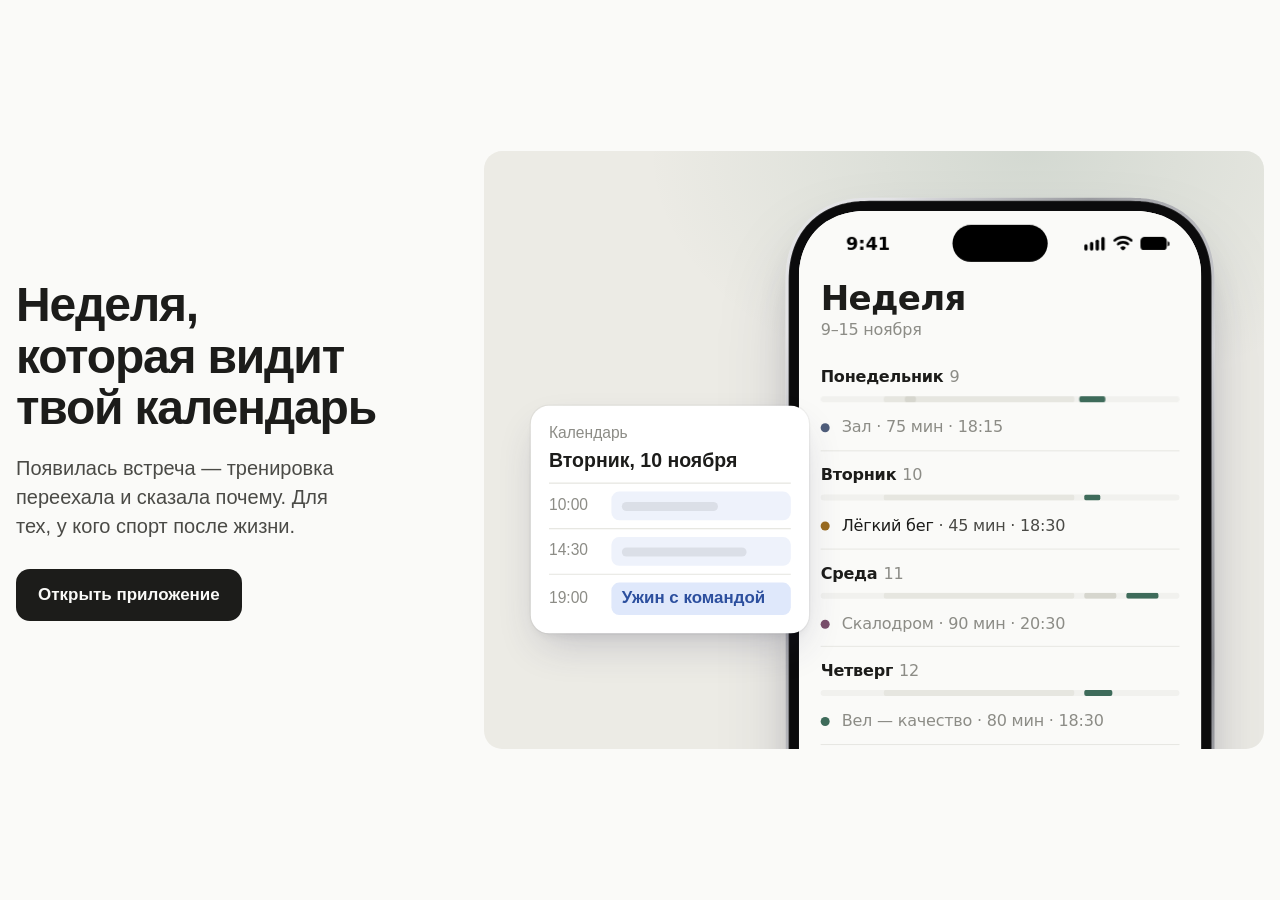
<file: demo/index.html>
<!doctype html>
<html lang="ru">
<head>
<meta charset="utf-8">
<meta name="viewport" content="width=device-width,initial-scale=1">
<title>Неделя — демо</title>
<meta name="description" content="Тренировки, которые подстраиваются под твой календарь.">
  <script type="module" crossorigin src="./assets/index-bSjpwxpH.js"></script>
  <link rel="stylesheet" crossorigin href="./assets/index-BO1e67gm.css">
</head>
<body><div id="root"></div></body>
</html>
</file>
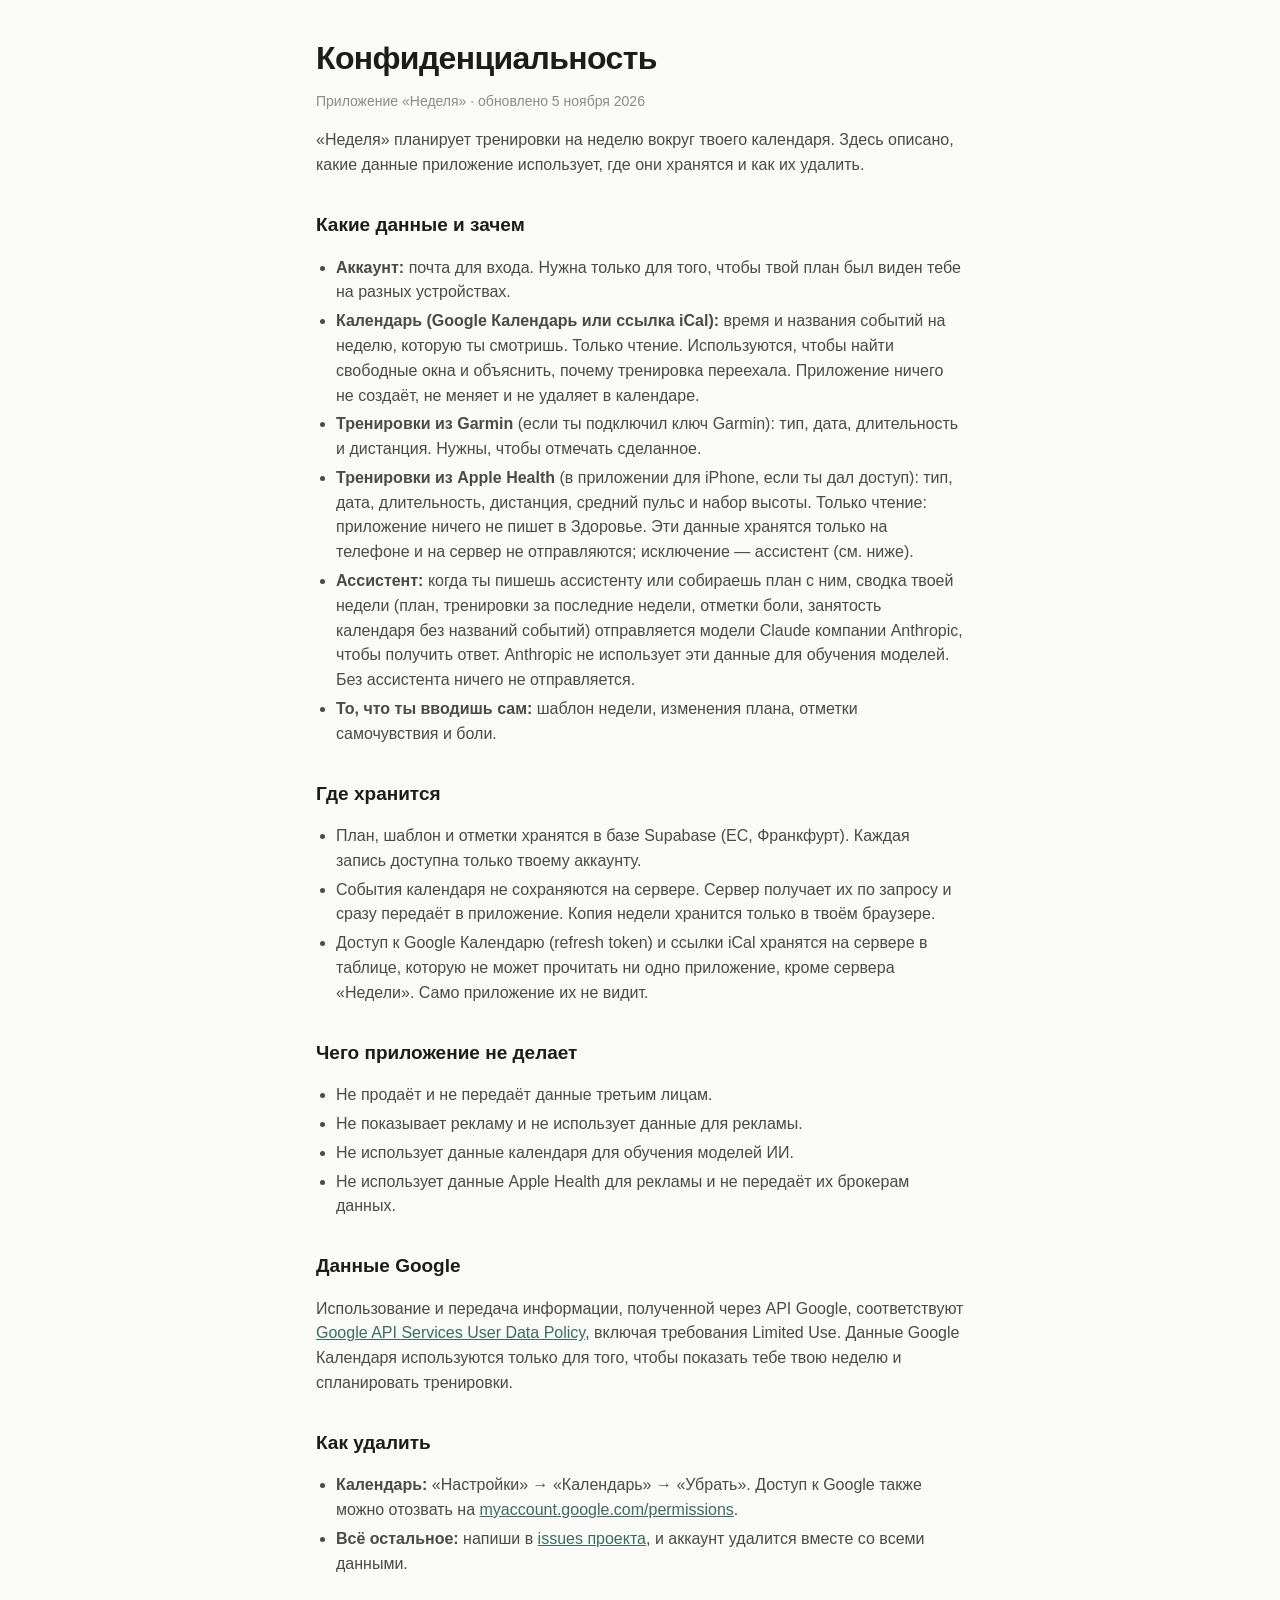
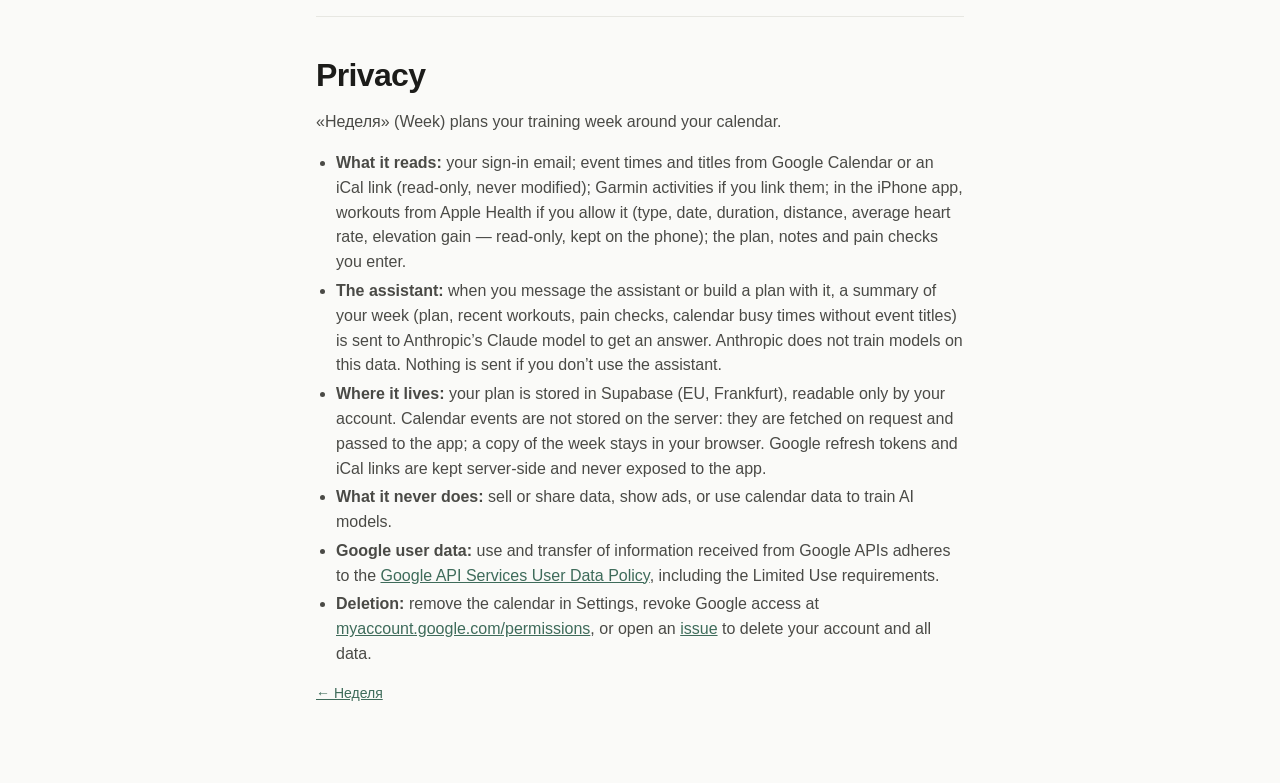
<file: privacy.html>
<!doctype html>
<html lang="ru">
<head>
<meta charset="utf-8">
<meta name="viewport" content="width=device-width,initial-scale=1">
<title>Неделя — конфиденциальность</title>
<meta name="description" content="Какие данные использует приложение «Неделя» и как.">
<style>
:root{--bg:#FAFAF8;--ink:#1C1C1A;--ink-2:#4A4A46;--muted:#8C8C86;--line:#E7E7E2;--accent:#3E6B5A;color-scheme:light}
@media (prefers-color-scheme:dark){:root{--bg:#121211;--ink:#EDEDE8;--ink-2:#C4C4BE;--muted:#8E8E88;--line:#2A2A27;--accent:#8FB8A6;color-scheme:dark}}
*{box-sizing:border-box}
body{margin:0;background:var(--bg);color:var(--ink);font:16px/1.55 -apple-system,BlinkMacSystemFont,"SF Pro Text","Helvetica Neue",Arial,sans-serif}
main{max-width:680px;margin:0 auto;padding:40px 16px 64px}
h1{font-size:32px;line-height:1.15;letter-spacing:-.02em;margin:0 0 6px}
h2{font-size:19px;margin:32px 0 8px}
p,li{color:var(--ink-2)}
ul{padding-left:20px}
li{margin:4px 0}
.muted{color:var(--muted);font-size:14px}
a{color:var(--accent)}
hr{border:0;border-top:1px solid var(--line);margin:40px 0}
</style>
</head>
<body>
<main>
<h1>Конфиденциальность</h1>
<p class="muted">Приложение «Неделя» · обновлено 5 ноября 2026</p>

<p>«Неделя» планирует тренировки на неделю вокруг твоего календаря. Здесь описано, какие данные приложение использует, где они хранятся и как их удалить.</p>

<h2>Какие данные и зачем</h2>
<ul>
  <li><b>Аккаунт:</b> почта для входа. Нужна только для того, чтобы твой план был виден тебе на разных устройствах.</li>
  <li><b>Календарь (Google Календарь или ссылка iCal):</b> время и названия событий на неделю, которую ты смотришь. Только чтение. Используются, чтобы найти свободные окна и объяснить, почему тренировка переехала. Приложение ничего не создаёт, не меняет и не удаляет в календаре.</li>
  <li><b>Тренировки из Garmin</b> (если ты подключил ключ Garmin): тип, дата, длительность и дистанция. Нужны, чтобы отмечать сделанное.</li>
  <li><b>Тренировки из Apple Health</b> (в приложении для iPhone, если ты дал доступ): тип, дата, длительность, дистанция, средний пульс и набор высоты. Только чтение: приложение ничего не пишет в Здоровье. Эти данные хранятся только на телефоне и на сервер не отправляются; исключение — ассистент (см. ниже).</li>
  <li><b>Ассистент:</b> когда ты пишешь ассистенту или собираешь план с ним, сводка твоей недели (план, тренировки за последние недели, отметки боли, занятость календаря без названий событий) отправляется модели Claude компании Anthropic, чтобы получить ответ. Anthropic не использует эти данные для обучения моделей. Без ассистента ничего не отправляется.</li>
  <li><b>То, что ты вводишь сам:</b> шаблон недели, изменения плана, отметки самочувствия и боли.</li>
</ul>

<h2>Где хранится</h2>
<ul>
  <li>План, шаблон и отметки хранятся в базе Supabase (ЕС, Франкфурт). Каждая запись доступна только твоему аккаунту.</li>
  <li>События календаря не сохраняются на сервере. Сервер получает их по запросу и сразу передаёт в приложение. Копия недели хранится только в твоём браузере.</li>
  <li>Доступ к Google Календарю (refresh token) и ссылки iCal хранятся на сервере в таблице, которую не может прочитать ни одно приложение, кроме сервера «Недели». Само приложение их не видит.</li>
</ul>

<h2>Чего приложение не делает</h2>
<ul>
  <li>Не продаёт и не передаёт данные третьим лицам.</li>
  <li>Не показывает рекламу и не использует данные для рекламы.</li>
  <li>Не использует данные календаря для обучения моделей ИИ.</li>
  <li>Не использует данные Apple Health для рекламы и не передаёт их брокерам данных.</li>
</ul>

<h2>Данные Google</h2>
<p>Использование и передача информации, полученной через API Google, соответствуют <a href="https://developers.google.com/terms/api-services-user-data-policy" rel="noopener">Google API Services User Data Policy</a>, включая требования Limited Use. Данные Google Календаря используются только для того, чтобы показать тебе твою неделю и спланировать тренировки.</p>

<h2>Как удалить</h2>
<ul>
  <li><b>Календарь:</b> «Настройки» → «Календарь» → «Убрать». Доступ к Google также можно отозвать на <a href="https://myaccount.google.com/permissions" rel="noopener">myaccount.google.com/permissions</a>.</li>
  <li><b>Всё остальное:</b> напиши в <a href="https://github.com/PerevozchikovK94/train/issues" rel="noopener">issues проекта</a>, и аккаунт удалится вместе со всеми данными.</li>
</ul>

<hr>

<h1 lang="en">Privacy</h1>
<div lang="en">
<p>«Неделя» (Week) plans your training week around your calendar.</p>
<ul>
  <li><b>What it reads:</b> your sign-in email; event times and titles from Google Calendar or an iCal link (read-only, never modified); Garmin activities if you link them; in the iPhone app, workouts from Apple Health if you allow it (type, date, duration, distance, average heart rate, elevation gain — read-only, kept on the phone); the plan, notes and pain checks you enter.</li>
  <li><b>The assistant:</b> when you message the assistant or build a plan with it, a summary of your week (plan, recent workouts, pain checks, calendar busy times without event titles) is sent to Anthropic’s Claude model to get an answer. Anthropic does not train models on this data. Nothing is sent if you don’t use the assistant.</li>
  <li><b>Where it lives:</b> your plan is stored in Supabase (EU, Frankfurt), readable only by your account. Calendar events are not stored on the server: they are fetched on request and passed to the app; a copy of the week stays in your browser. Google refresh tokens and iCal links are kept server-side and never exposed to the app.</li>
  <li><b>What it never does:</b> sell or share data, show ads, or use calendar data to train AI models.</li>
  <li><b>Google user data:</b> use and transfer of information received from Google APIs adheres to the <a href="https://developers.google.com/terms/api-services-user-data-policy" rel="noopener">Google API Services User Data Policy</a>, including the Limited Use requirements.</li>
  <li><b>Deletion:</b> remove the calendar in Settings, revoke Google access at <a href="https://myaccount.google.com/permissions" rel="noopener">myaccount.google.com/permissions</a>, or open an <a href="https://github.com/PerevozchikovK94/train/issues" rel="noopener">issue</a> to delete your account and all data.</li>
</ul>
</div>
<p class="muted"><a href="./">← Неделя</a></p>
</main>
</body>
</html>
</file>
<file: demo/assets/index-BO1e67gm.css>
@layer stageshow{.ss-fit{position:relative;width:100%;margin-inline:auto}.ss-stage{--ss-canvas: #f6f5f4;--ss-surface: #fff;--ss-chrome: #fff;--ss-ink-1: rgba(0, 0, 0, .04);--ss-ink-2: rgba(0, 0, 0, .06);--ss-ink-3: rgba(0, 0, 0, .08);--ss-fill: #ebebeb;--ss-ink-4: rgba(0, 0, 0, .1);--ss-ink-5: rgba(0, 0, 0, .15);--ss-line: rgba(0, 0, 0, .06);--ss-line-faint: rgba(0, 0, 0, .04);--ss-text: #7a7a7d;--ss-text-strong: #262628;--ss-text-faint: #9a9a9d;--ss-icon: #707074;--ss-icon-faint: #c4c4c7;--ss-accent: #3b82f6;--ss-accent-soft: rgba(59, 130, 246, .12);--ss-success: #22c55e;--ss-danger: #ef4444;--ss-warning: #f59e0b;--ss-well: #efeeec;--ss-success-soft: rgba(34, 197, 94, .12);--ss-success-text: #15803d;--ss-danger-soft: rgba(239, 68, 68, .1);--ss-danger-text: #b91c1c;--ss-warning-soft: rgba(245, 158, 11, .14);--ss-warning-text: #b45309;--ss-accent-2: #8b5cf6;--ss-accent-text: color-mix(in srgb, var(--ss-accent) 82%, #000);--ss-shadow-window: 0 0 0 1px rgba(0, 0, 0, .06), 0 4px 16px rgba(0, 0, 0, .08);--ss-shadow-float: 0 0 0 1px rgba(0, 0, 0, .08), 0 4px 16px rgba(0, 0, 0, .12), 0 12px 32px rgba(0, 0, 0, .08);--ss-shadow-card: 0 1px 2px rgba(0, 0, 0, .04);--ss-shadow-hero: 0 0 0 1px rgba(0, 0, 0, .06), 0 30px 60px -12px rgba(50, 50, 93, .25), 0 18px 36px -18px rgba(0, 0, 0, .3);--ss-shadow-lift: 0 0 0 1px rgba(0, 0, 0, .04), 0 12px 28px -6px rgba(50, 50, 93, .28), 0 6px 12px -6px rgba(0, 0, 0, .16);--ss-raised: #fff;--ss-shadow-satellite: 0 0 0 1px rgba(0, 0, 0, .04), 0 14px 32px -8px rgba(50, 50, 93, .24), 0 4px 10px -4px rgba(0, 0, 0, .1);--ss-shadow-ground: 0 0 0 1px rgba(50, 50, 93, .06), 0 24px 48px -24px rgba(50, 50, 93, .18);--ss-font: system-ui, -apple-system, sans-serif;--ss-mono: "SF Mono", "SFMono-Regular", ui-monospace, Consolas, monospace;--ss-radius-sm: 6px;--ss-radius-md: 8px;--ss-radius-lg: 10px;--ss-radius-window: 12px;--ss-radius-pill: 999px;--ss-control: 34px;--ss-row: 26px;position:absolute;top:0;left:0;transform-origin:0 0;font-family:var(--ss-font);-webkit-font-smoothing:antialiased;user-select:none;font-size:16px;font-weight:400;font-style:normal;line-height:normal;letter-spacing:normal;word-spacing:normal;text-align:start;text-indent:0;text-transform:none;white-space:normal;color:#000}.ss-ground{--ss-orb-1: #c9b8ff;--ss-orb-2: #ffc59a;--ss-orb-3: #a9d8ff;position:absolute;inset:0;z-index:-1;overflow:hidden;border-radius:var(--ss-ground-radius, 20px);background:radial-gradient(60% 75% at 8% 4%,color-mix(in srgb,var(--ss-orb-1) 85%,transparent),transparent 70%),radial-gradient(55% 70% at 96% 92%,color-mix(in srgb,var(--ss-orb-2) 80%,transparent),transparent 70%),radial-gradient(45% 55% at 78% 8%,color-mix(in srgb,var(--ss-orb-3) 55%,transparent),transparent 70%),var(--ss-canvas);pointer-events:none}.ss-stage[data-theme=dark] .ss-ground{background:radial-gradient(60% 75% at 8% 4%,color-mix(in srgb,var(--ss-orb-1) 30%,transparent),transparent 70%),radial-gradient(55% 70% at 96% 92%,color-mix(in srgb,var(--ss-orb-2) 24%,transparent),transparent 70%),radial-gradient(45% 55% at 78% 8%,color-mix(in srgb,var(--ss-orb-3) 18%,transparent),transparent 70%),var(--ss-canvas)}.ss-stage[data-theme=dark]{--ss-canvas: #111113;--ss-surface: #1a1a1d;--ss-chrome: #1d1d20;--ss-ink-1: rgba(255, 255, 255, .05);--ss-ink-2: rgba(255, 255, 255, .07);--ss-ink-3: rgba(255, 255, 255, .1);--ss-fill: #313134;--ss-ink-4: rgba(255, 255, 255, .13);--ss-ink-5: rgba(255, 255, 255, .2);--ss-line: rgba(255, 255, 255, .08);--ss-line-faint: rgba(255, 255, 255, .05);--ss-text: #9d9da1;--ss-text-strong: #ececee;--ss-text-faint: #6c6c70;--ss-icon: #9a9aa0;--ss-icon-faint: #4a4a50;--ss-accent-soft: rgba(59, 130, 246, .2);--ss-accent-text: color-mix(in srgb, var(--ss-accent) 70%, #fff);--ss-well: #0a0a0b;--ss-success-soft: rgba(34, 197, 94, .16);--ss-success-text: #4ade80;--ss-danger-soft: rgba(239, 68, 68, .16);--ss-danger-text: #f87171;--ss-warning-soft: rgba(245, 158, 11, .18);--ss-warning-text: #fbbf24;--ss-shadow-lift: 0 0 0 1px rgba(255, 255, 255, .1), 0 12px 28px -6px rgba(0, 0, 0, .6);--ss-shadow-window: 0 0 0 1px rgba(255, 255, 255, .08), 0 4px 16px rgba(0, 0, 0, .4);--ss-shadow-float: 0 0 0 1px rgba(255, 255, 255, .1), 0 4px 16px rgba(0, 0, 0, .4), 0 12px 32px rgba(0, 0, 0, .3);--ss-shadow-card: 0 0 0 1px rgba(255, 255, 255, .05);--ss-shadow-hero: 0 0 0 1px rgba(255, 255, 255, .08), 0 30px 60px -12px rgba(0, 0, 0, .6);--ss-shadow-satellite: 0 0 0 1px rgba(255, 255, 255, .1), 0 14px 32px -8px rgba(0, 0, 0, .7), 0 4px 10px -4px rgba(0, 0, 0, .5);--ss-shadow-ground: 0 0 0 1px rgba(255, 255, 255, .1), 0 24px 48px -24px rgba(0, 0, 0, .6);--ss-raised: #26262a}.ss-stage[data-theme=blueprint]{--ss-canvas: transparent;--ss-surface: #1857bd;--ss-raised: #1b5cc4;--ss-chrome: transparent;--ss-ink-1: rgba(214, 232, 255, .12);--ss-ink-2: rgba(214, 232, 255, .16);--ss-ink-3: rgba(214, 232, 255, .22);--ss-fill: #4277cc;--ss-ink-4: rgba(214, 232, 255, .3);--ss-ink-5: rgba(214, 232, 255, .45);--ss-line: rgba(214, 232, 255, .35);--ss-line-faint: rgba(214, 232, 255, .2);--ss-text: #b3c9ec;--ss-text-strong: #f0f6ff;--ss-text-faint: #7fa1da;--ss-icon: #c9dcf7;--ss-icon-faint: #6f97d6;--ss-accent: #ffffff;--ss-accent-soft: rgba(255, 255, 255, .15);--ss-success: #e6f0ff;--ss-danger: #e6f0ff;--ss-warning: #e6f0ff;--ss-success-soft: rgba(255, 255, 255, .14);--ss-danger-soft: rgba(255, 255, 255, .14);--ss-warning-soft: rgba(255, 255, 255, .14);--ss-success-text: #ffffff;--ss-danger-text: #ffffff;--ss-warning-text: #ffffff;--ss-well: #1450b4;--ss-shadow-window: 0 0 0 1px rgba(214, 232, 255, .55);--ss-shadow-float: 0 0 0 1px rgba(214, 232, 255, .7);--ss-shadow-card: 0 0 0 1px rgba(214, 232, 255, .35);--ss-shadow-hero: 0 0 0 1px rgba(214, 232, 255, .55);--ss-shadow-satellite: 0 0 0 1px rgba(214, 232, 255, .8);--ss-shadow-ground: 0 0 0 1px rgba(214, 232, 255, .7);background-color:var(--ss-well);background-image:linear-gradient(rgba(214,232,255,.08) 1px,transparent 1px),linear-gradient(90deg,rgba(214,232,255,.08) 1px,transparent 1px);background-size:16px 16px;background-position:var(--ss-grid-x, 0) var(--ss-grid-y, 0)}.ss-stage[data-theme=glass]{--ss-canvas: rgba(255, 255, 255, .5);--ss-surface: rgba(255, 255, 255, .62);--ss-chrome: rgba(255, 255, 255, .38);--ss-raised: rgba(255, 255, 255, .74);--ss-line: rgba(255, 255, 255, .65);--ss-line-faint: rgba(255, 255, 255, .45);--ss-well: #ebe9f5;--ss-shadow-window: inset 0 0 0 1px rgba(255, 255, 255, .75), 0 20px 50px -14px rgba(40, 40, 90, .28);--ss-shadow-hero: inset 0 0 0 1px rgba(255, 255, 255, .75), 0 30px 60px -16px rgba(40, 40, 90, .3);--ss-shadow-satellite: inset 0 0 0 1px rgba(255, 255, 255, .85), 0 16px 36px -10px rgba(40, 40, 90, .32);--ss-shadow-float: inset 0 0 0 1px rgba(255, 255, 255, .85), 0 12px 32px -8px rgba(40, 40, 90, .28);--ss-shadow-ground: inset 0 0 0 1px rgba(255, 255, 255, .85), 0 24px 48px -24px rgba(40, 40, 90, .24);--ss-shadow-card: inset 0 0 0 1px rgba(255, 255, 255, .6);background:radial-gradient(55% 65% at 12% 18%,color-mix(in srgb,var(--ss-accent) 42%,transparent),transparent 70%),radial-gradient(50% 60% at 88% 28%,color-mix(in srgb,var(--ss-accent-2) 38%,transparent),transparent 70%),radial-gradient(60% 55% at 58% 100%,rgba(255,168,120,.42),transparent 70%),var(--ss-well)}.ss-stage[data-theme=glass] .ss-window,.ss-stage[data-theme=glass] .ss-popover,.ss-stage[data-theme=glass] .ss-glass{backdrop-filter:blur(24px) saturate(1.6);-webkit-backdrop-filter:blur(24px) saturate(1.6)}.ss-stage[data-greys=cool]:not([data-theme=dark],[data-theme=blueprint],[data-theme=glass]){--ss-canvas: #f4f5f8;--ss-well: #eceef2}.ss-stage[data-palette=mono]{--ss-accent: #1a1a1a;--ss-accent-soft: rgba(0, 0, 0, .06);--ss-success: #1a1a1a;--ss-danger: #1a1a1a;--ss-warning: #1a1a1a;--ss-accent-2: #1a1a1a;--ss-success-text: #1a1a1a;--ss-danger-text: #1a1a1a;--ss-success-soft: rgba(0, 0, 0, .06);--ss-danger-soft: rgba(0, 0, 0, .04)}.ss-stage[data-palette=mono][data-theme=dark]{--ss-accent: #f2f2f2;--ss-accent-soft: rgba(255, 255, 255, .1);--ss-success: #f2f2f2;--ss-danger: #f2f2f2;--ss-warning: #f2f2f2;--ss-accent-2: #f2f2f2;--ss-success-text: #f2f2f2;--ss-danger-text: #f2f2f2;--ss-success-soft: rgba(255, 255, 255, .1);--ss-danger-soft: rgba(255, 255, 255, .06)}.ss-stage[data-palette=mono] img,.ss-stage[data-palette=mono] .ss-keep-mono{filter:grayscale(1)}.ss-fade-b{mask-image:linear-gradient(to bottom,#000 calc(100% - var(--ss-fade, 64px)),transparent)}.ss-fade-r{mask-image:linear-gradient(to right,#000 calc(100% - var(--ss-fade, 64px)),transparent)}.ss-fade-br{mask-image:linear-gradient(to bottom,#000 calc(100% - var(--ss-fade, 64px)),transparent),linear-gradient(to right,#000 calc(100% - var(--ss-fade, 64px)),transparent);mask-composite:intersect}.ss-recede{transition:opacity .3s ease}.ss-recede[data-receded=true]{opacity:.4}.ss-stage [data-instant],.ss-stage[data-instant] *,.ss-stage [data-instant] *,.ss-stage[data-instant] *:before,.ss-stage[data-instant] *:after{transition:none!important}@keyframes ss-spin{to{transform:rotate(1turn)}}@keyframes ss-fade-in{0%{opacity:0;filter:blur(2px);transform:translateY(3px)}}.ss-stage[data-still] *,.ss-stage[data-still] *:before,.ss-stage[data-still] *:after{transition:none!important;animation:none!important}.ss-stage[data-offscreen],.ss-stage[data-offscreen] *,.ss-stage[data-offscreen] *:before,.ss-stage[data-offscreen] *:after{transition:none!important;animation-play-state:paused!important}.ss-stage[data-placing] *,.ss-stage[data-placing] *:before,.ss-stage[data-placing] *:after{transition:none!important}.ss-stage *,.ss-stage *:before,.ss-stage *:after{box-sizing:border-box}.ss-stage[data-hit] *{pointer-events:auto!important}}:where(.ss-stage) :is(p,h1,h2,h3,h4,h5,h6,ul,ol,li,dl,dt,dd,a,figure,figcaption,blockquote,pre,code,hr,table,th,td,button,input,label):not(html):not(body){all:revert}:where(.ss-stage,.ss-stage *,.ss-stage :before,.ss-stage :after):not(html){border-width:revert-layer;border-style:revert-layer;border-color:revert-layer;box-sizing:revert-layer;padding:revert-layer;margin:revert-layer}:where(.ss-stage) :is(svg,img):not(html):not(body){max-width:none;vertical-align:revert-layer}:where(.ss-stage :is(.ss-fly__lift,.ss-expand__face))>:is(svg,img):not(html):not(body):not(head){max-width:100%}@layer stageshow{.ss-keys{position:absolute;bottom:16px;left:50%;z-index:99;display:flex;gap:4px;opacity:0;transform:translate(-50%,6px) scale(.96);transition:opacity .16s ease,transform .2s cubic-bezier(.22,1,.36,1);pointer-events:none}.ss-keys[data-show=true]{opacity:1;transform:translate(-50%) scale(1)}.ss-keys[data-at=top]{top:16px;bottom:auto}.ss-keys[data-at=bottom-left],.ss-keys[data-at=bottom-right]{left:auto;transform:translateY(6px) scale(.96)}.ss-keys[data-at=bottom-left]{left:16px}.ss-keys[data-at=bottom-right]{right:16px}.ss-keys[data-at=bottom-left][data-show=true],.ss-keys[data-at=bottom-right][data-show=true]{transform:none}.ss-key{display:grid;place-items:center;min-width:28px;height:28px;padding:0 8px;border-radius:7px;background:#18181be0;box-shadow:inset 0 -2px #0006,0 4px 12px #0000002e;color:#fff;font:500 13px/1 var(--ss-font);transition:transform .08s ease-out,box-shadow .08s ease-out}.ss-key[data-down=true]{transform:translateY(1px) scale(.94);box-shadow:inset 0 -1px #0006,0 2px 6px #0000002e}}@layer stageshow{.ss-cursor{position:absolute;top:0;left:0;z-index:100;pointer-events:none;will-change:transform;transition:opacity .25s ease}.ss-cursor[data-idle]{opacity:0;transition-duration:.6s}.ss-cursor__press{display:grid;transform-origin:0 0;transition:transform .26s cubic-bezier(.22,1,.36,1)}.ss-cursor[data-pressed=true] .ss-cursor__press{transform:scale(.9);transition:transform .08s ease-out}.ss-cursor__glyph{grid-area:1 / 1;transform:scale(0);opacity:0;transition:transform .2s ease,opacity .2s ease}.ss-cursor__glyph[data-active=true]{transform:scale(var(--ss-cursor-size, 1));opacity:1}.ss-cursor__glyph[data-glyph^=resize]{transform:scale(calc(var(--ss-cursor-size, 1) * .5))}.ss-cursor[data-kind^=resize] .ss-cursor__glyph:not([data-active=true]){transform:scale(calc(var(--ss-cursor-size, 1) * .6))}.ss-cursor[data-kind^=resize] .ss-cursor__glyph,.ss-cursor__glyph[data-glyph^=resize]{transition:transform .28s cubic-bezier(.22,1,.36,1),opacity .2s ease}.ss-cursor__glyph[data-glyph^=resize][data-active=true]{transform:scale(var(--ss-cursor-size, 1))}.ss-cursor[data-kind^=resize] .ss-cursor__glyph:not([data-active=true]),.ss-cursor:not([data-kind^=resize]) .ss-cursor__glyph[data-glyph^=resize]{transition:transform .28s cubic-bezier(.22,1,.36,1),opacity .1s ease}.ss-cursor:is([data-kind=open],[data-kind=grab]) .ss-cursor__glyph:is([data-glyph=open],[data-glyph=grab]){transform:scale(var(--ss-cursor-size, 1));transition:opacity .08s linear}.ss-cursor[data-style=large]{--ss-cursor-size: 1.5}.ss-cursor[data-style=large] .ss-cursor__glyph[data-glyph=ibeam]{--ss-cursor-size: 1.15}.ss-cursor__dot{display:block;width:22px;height:22px;margin:-11px 0 0 -11px;border-radius:50%;background:#76768042;backdrop-filter:blur(5px) saturate(1.8) brightness(1.04);box-shadow:inset 0 1px 1px #fff6,inset 0 -1px 1px #0000000d,0 2px 10px #0000001a;transition:background .15s ease}.ss-cursor__dot{transition:background .15s ease,width .2s cubic-bezier(.22,1,.36,1),height .2s cubic-bezier(.22,1,.36,1),margin .2s cubic-bezier(.22,1,.36,1),border-radius .2s ease}.ss-cursor[data-style=circle][data-kind=ibeam] .ss-cursor__dot{width:4px;height:20px;margin:-10px 0 0 -2px;border-radius:2px;background:#3c3c438c}.ss-stage[data-theme=dark] .ss-cursor__dot{background:#fff3;box-shadow:inset 0 1px 1px #ffffff4d,0 2px 10px #0000004d}.ss-cursor[data-style=circle][data-pressed=true] .ss-cursor__press{transform:scale(.8)}.ss-cursor[data-style=circle][data-pressed=true] .ss-cursor__dot{backdrop-filter:none;background:#76768038}.ss-stage[data-theme=dark] .ss-cursor[data-style=circle][data-pressed=true] .ss-cursor__dot{background:#ffffff2e}.ss-cursor[data-style=circle][data-pressed=true] .ss-cursor__dot,.ss-cursor[data-style=circle][data-kind=grab] .ss-cursor__dot{background:#76768066}.ss-cursor[data-style=touch] .ss-cursor__dot{width:34px;height:34px;margin:-17px 0 0 -17px;background:#76768024;backdrop-filter:none;opacity:0;transform:scale(.7);transition:opacity .4s ease,transform .45s cubic-bezier(.22,1,.36,1)}.ss-cursor__streak{position:absolute;left:0;top:-13px;width:0;height:26px;border-radius:13px;background:linear-gradient(to right,#76768000,#76768029);transform-origin:100% 50%;opacity:0;pointer-events:none;transition:opacity .16s ease}.ss-cursor[data-swiping] .ss-cursor__streak{opacity:1;transition:none}.ss-cursor[data-style=touch][data-touching] .ss-cursor__dot{opacity:1;transform:scale(1);transition:opacity .14s ease,transform .16s cubic-bezier(.22,1,.36,1)}.ss-cursor[data-style=touch][data-pressed=true] .ss-cursor__dot,.ss-cursor[data-style=touch][data-swiping] .ss-cursor__dot{background:#76768038;transform:scale(.82);transition:background .08s ease,transform .1s ease-out}.ss-cursor__glyph svg{display:block;filter:drop-shadow(0 1px 2px rgba(0,0,0,.3))}.ss-cursor__arrow path{fill:var(--ss-cursor-ink, #111);stroke:var(--ss-cursor-ink, #111);stroke-width:2.4;stroke-linejoin:round}.ss-cursor__arrow{display:block;filter:drop-shadow(0 1px 1.5px rgba(0,0,0,.18))}.ss-stage[data-theme=dark] .ss-cursor__arrow,.ss-stage[data-theme=blueprint] .ss-cursor__arrow{--ss-cursor-ink: #fff}.ss-stage[data-theme=dark] .ss-cursor,.ss-stage[data-theme=blueprint] .ss-cursor{--ss-cursor-line: #fff;--ss-cursor-edge: rgba(0, 0, 0, .75)}.ss-ripple{position:absolute;z-index:99;width:36px;height:36px;margin:-18px 0 0 -18px;border-radius:50%;border:1.5px solid var(--ss-accent);background:color-mix(in srgb,var(--ss-accent) 10%,transparent);pointer-events:none;animation:ss-ripple .55s cubic-bezier(.25,.8,.25,1) forwards}@keyframes ss-ripple{0%{transform:scale(.2);opacity:1}to{transform:scale(1);opacity:0}}.ss-stage[data-palette=mono] .ss-ripple{border-color:var(--ss-text-strong);background:transparent}.ss-stage[data-hit] :is(.ss-cursor,.ss-cursor *){pointer-events:none!important}}@layer stageshow{.ss-stage[data-theme=blueprint] .ss-window__dot{background:transparent;box-shadow:inset 0 0 0 1px var(--ss-line)}.ss-stage[data-theme=blueprint] .ss-window__url{background:transparent;box-shadow:inset 0 0 0 1px var(--ss-line-faint)}.ss-stage[data-palette=mono] .ss-window__dot{background:var(--ss-ink-5);box-shadow:none}:where(.ss-window){position:relative;--ss-lights-y: 19px;--ss-dot: 9px;--ss-side-inset: 0px}.ss-window{display:flex;flex-direction:column;overflow:hidden;background:var(--ss-canvas);border-radius:var(--ss-radius-window);box-shadow:var(--ss-shadow-window)}.ss-window__bar{display:flex;flex-shrink:0;align-items:center;gap:6px;height:38px;padding:0 calc(var(--ss-lights-y) - var(--ss-dot) / 2);background:var(--ss-chrome);border-bottom:1px solid var(--ss-line)}.ss-window__lights{display:flex;flex-shrink:0;gap:6px}.ss-window__dot{width:var(--ss-dot);height:var(--ss-dot);border-radius:50%;box-shadow:inset 0 0 0 .5px #0000001f}.ss-window__dot:nth-child(1){background:#ff5f57}.ss-window__dot:nth-child(2){background:#febc2e}.ss-window__dot:nth-child(3){background:#28c840}.ss-window__url{flex:1;min-width:0;margin-left:8px;padding:4px 10px;overflow:hidden;background:var(--ss-ink-1);border-radius:6px;color:var(--ss-text-faint);font-size:10.5px;line-height:1.4;white-space:nowrap;text-overflow:ellipsis}.ss-window[data-url-shape=pill] .ss-window__url{padding-inline:12px;border-radius:999px}.ss-window__title{flex:1;margin-right:36px;text-align:center;font-size:13px;font-weight:600;color:var(--ss-text-strong)}.ss-window__body{position:relative;flex:1;min-height:0}.ss-window__spacer{flex:1}.ss-window[data-lights=grey] .ss-window__dot{background:#bac8da80;box-shadow:none}.ss-window[data-lights=white] .ss-window__dot{background:#ffffff80;box-shadow:none}.ss-window[data-chrome=glass]{background:#f8fafd73;-webkit-backdrop-filter:blur(12px);backdrop-filter:blur(12px);border-radius:12px;box-shadow:0 0 0 1px #e5edf580,0 15px 35px #17171714}.ss-window[data-chrome=glass]>.ss-window__bar{display:grid;grid-template-columns:1fr minmax(0,262px) 1fr;gap:12px;height:35px;padding:0 20px;background:none;border:0}.ss-window[data-chrome=glass] .ss-window__lights{gap:4px}.ss-window[data-chrome=glass] .ss-window__dot{width:8px;height:8px}.ss-window[data-chrome=glass] .ss-window__url{display:flex;grid-column:2;align-items:center;justify-content:center;gap:4px;height:20px;margin:0;padding:0 8px;background:#ffffff61;border-radius:999px;box-shadow:inset 0 0 0 1px #e5edf580;color:#50617a;font-size:10px}.ss-window__lock{flex-shrink:0;color:#667691}.ss-window__url-text{overflow:hidden;text-overflow:ellipsis}.ss-window[data-chrome=glass] .ss-window__end{display:flex;grid-column:3;justify-content:flex-end;gap:6px}.ss-window[data-chrome=glass]>.ss-window__body{margin:0 6px 6px;overflow:hidden;background:#fff;border-radius:6px;box-shadow:0 3px 6px #1717170f}.ss-window[data-chrome=card]{background:#fff;border-radius:8px;box-shadow:0 50px 100px -20px #32325d40,0 30px 60px -30px #0000004d}.ss-window[data-chrome=card]>.ss-window__bar{gap:14px;height:44px;padding:0 16px;background:none;border:0}.ss-window[data-chrome=card]:not([data-lights=color]) .ss-window__dot{background:#ecf2f7;box-shadow:none}.ss-window[data-chrome=card] .ss-window__url{flex:1;height:24px;margin:0;padding:0 10px;background:#ecf2f7;border-radius:4px;box-shadow:none;color:#425466;font-size:12px;font-weight:300;line-height:24px}.ss-window[data-chrome=card] .ss-window__end:empty{display:none}.ss-window[data-chrome=card]>.ss-window__body{background:#fff}.ss-window[data-chrome=hairline]{background:#fff;border-radius:8px;box-shadow:0 0 0 1px #0000000f,0 12px 28px -12px #32325d33}.ss-window[data-chrome=hairline]>.ss-window__bar{display:grid;grid-template-columns:1fr auto 1fr;height:20px;padding:0 8px;background:none;border:0;border-bottom:1px solid rgba(0,0,0,.06)}.ss-window[data-chrome=hairline] .ss-window__lights{gap:3px}.ss-window[data-chrome=hairline] .ss-window__dot{width:5px;height:5px}.ss-window[data-chrome=hairline]:not([data-lights=color]) .ss-window__dot{background:#e3e8ee;box-shadow:none}.ss-window[data-chrome=hairline] .ss-window__url{grid-column:2;height:auto;margin:0;padding:0;background:none;box-shadow:none;color:#8792a2;font-size:9px}.ss-window[data-chrome=hairline] .ss-window__end{grid-column:3;justify-self:end}.ss-window[data-chrome=terminal]{--ss-term-bg: #17171a;background:var(--ss-term-bg);box-shadow:inset 0 0 0 1px #ffffff12,var(--ss-shadow-hero, var(--ss-shadow-window))}.ss-window[data-chrome=terminal]>.ss-window__bar{position:relative;background:none;border:0}.ss-window[data-chrome=terminal][data-lights=grey] .ss-window__dot{background:#ffffff29;box-shadow:none}.ss-term__title{position:absolute;left:50%;translate:-50% 0;color:#ffffff6b;font-size:11px;font-weight:500;white-space:nowrap}.ss-term{display:flex;flex-direction:column;gap:3px;padding:4px 16px 16px;overflow:hidden;color:#9d9da6;font:11.5px/1.65 var(--ss-mono);font-variant-ligatures:none}.ss-term>*+.ss-term__prompt{margin-top:8px}.ss-term__line,.ss-term>div,.ss-term>p{margin:0;white-space:pre}.ss-term__path{color:var(--ss-term-path, #6f8ccf)}.ss-term__sigil{margin:0 7px;color:var(--ss-term-sigil, #6ee7a8)}.ss-term__cmd{color:#f1f1f3}.ss-term .ok{color:var(--ss-term-ok, #6ee7a8)}.ss-term .err{color:var(--ss-term-err, #f87171)}.ss-term .dim{color:var(--ss-term-dim, #63636b)}.ss-term__caret{display:inline-block;width:.6em;height:1.2em;margin-left:1px;vertical-align:-.22em;background:#e8e8ec;animation:ss-term-blink 1.06s steps(1) infinite}.ss-term__caret[data-still]{animation:none}@keyframes ss-term-blink{50%{opacity:0}}@media(prefers-reduced-motion:reduce){.ss-term__caret{animation:none}}.ss-window__title[data-toolbar]{margin:0 0 0 14px;text-align:left}.ss-window__nav{display:flex;flex-shrink:0;gap:6px;margin-left:10px;color:var(--ss-text-faint)}.ss-window__nav+.ss-window__url{margin-left:4px}.ss-window__tabs{display:flex;flex-shrink:0;align-items:flex-end;gap:2px;height:38px;padding:0 calc(var(--ss-lights-y) - var(--ss-dot) / 2);background:var(--ss-canvas)}.ss-window__tabs .ss-window__lights{align-self:center;margin-right:14px}.ss-window__tab{display:flex;align-items:center;gap:7px;width:140px;min-width:0;height:30px;padding:0 12px;border-radius:8px 8px 0 0;font-size:11px;color:var(--ss-text-faint)}.ss-window__tab[data-active]{background:var(--ss-chrome);color:var(--ss-text-strong)}.ss-window__tab-label{overflow:hidden;white-space:nowrap;text-overflow:ellipsis}.ss-window__favicon{flex-shrink:0;width:10px;height:10px;border-radius:3px;background:var(--ss-ink-4)}.ss-window__tab[data-active] .ss-window__favicon{background:var(--ss-accent)}[data-kind=tabs]>.ss-window__bar .ss-window__url{margin-left:0}[data-kind=tabs]>.ss-window__bar .ss-window__nav{margin-left:0}.ss-window[data-kind=sidebar]{flex-direction:row}.ss-window__side{display:flex;flex-direction:column;flex-shrink:0;background:var(--ss-canvas);border-right:1px solid var(--ss-line)}.ss-window__side-top{display:flex;flex-shrink:0;align-items:center;height:calc((var(--ss-lights-y) - var(--ss-side-inset)) * 2);padding:0 calc(var(--ss-lights-y) - var(--ss-side-inset) - var(--ss-dot) / 2)}.ss-window__main{display:flex;flex-direction:column;flex:1;min-width:0;background:var(--ss-surface)}.ss-window__main>.ss-window__bar{padding:0 16px}.ss-window__heading{font-size:13px;font-weight:600;color:var(--ss-text-strong)}.ss-bar{display:block;flex-shrink:0}.ss-bar[data-shrink]{flex-shrink:1;min-width:0;max-width:100%}.ss-window[data-lights-size=large]{--ss-dot: 12px}.ss-window[data-lights-size=large] .ss-window__lights{gap:8px}.ss-window[data-bar=tall]{--ss-lights-y: 26px}.ss-window[data-bar=tall]>.ss-window__bar,.ss-window[data-bar=tall] .ss-window__main>.ss-window__bar{align-items:flex-start;height:64px;padding-top:10px;background:none;border-bottom:0}.ss-window[data-bar=tall]>.ss-window__bar>.ss-window__lights{margin-top:calc(16px - var(--ss-dot) / 2)}.ss-window[data-bar=tall] .ss-window__url{margin-top:5px}.ss-window[data-bar=tall] .ss-window__title,.ss-window[data-bar=tall] .ss-window__heading{line-height:32px}.ss-window[data-side=floating]{--ss-side-inset: 8px;border-radius:24px;background:var(--ss-surface)}.ss-window[data-side=floating]>.ss-window__side{position:relative;z-index:1;margin:var(--ss-side-inset) 0 var(--ss-side-inset) var(--ss-side-inset);border-right:0;border-radius:16px;box-shadow:0 0 0 .5px #00000012,inset 0 .5px #fff,0 3px 14px #14234612}.ss-stage[data-theme=dark] .ss-window[data-side=floating]>.ss-window__side{background:var(--ss-raised);box-shadow:0 0 0 1px #ffffff14,0 3px 14px #0000004d}.ss-text{white-space:nowrap}.ss-text[data-wrap]{white-space:normal}}@layer stageshow{:where(.ss-phone){position:relative}.ss-phone{flex-shrink:0;box-shadow:0 calc(var(--ps) * 40) calc(var(--ps) * 80) calc(var(--ps) * -16) #32325d40,0 calc(var(--ps) * 24) calc(var(--ps) * 48) calc(var(--ps) * -24) #0000004d}.ss-phone__glass{height:100%}.ss-phone__window{position:relative;overflow:hidden;isolation:isolate}.ss-phone:is([data-frame=pro],[data-frame=silver],[data-frame=bezel],[data-frame=clay],[data-frame=outline],[data-frame=bare]){--ss-phone-glass: #0b0b0c;--ss-phone-rim: #2c2c2d;--ss-phone-seam: #e0dfdc;--ss-phone-line: var(--ss-text-faint, #9a9a9d);background:none}.ss-phone__bands{position:absolute;inset:0;overflow:visible;pointer-events:none}.ss-phone:is([data-frame=pro],[data-frame=silver],[data-frame=bezel],[data-frame=clay],[data-frame=outline]) .ss-phone__glass{position:relative}.ss-phone[data-frame=pro]{--ss-phone-band-1: #e3e3e6;--ss-phone-band-2: #9a9ba0;--ss-phone-band-3: #cfd0d4;--ss-phone-band-4: #85868b;--ss-phone-band-5: #c9cacd}.ss-stage[data-theme=dark] .ss-phone[data-frame=pro],.ss-stage[data-theme=glass] .ss-phone[data-frame=pro][data-dark]{--ss-phone-band-1: #5b5c61;--ss-phone-band-2: #2b2c2f;--ss-phone-band-3: #48494d;--ss-phone-band-4: #232427;--ss-phone-band-5: #404145}.ss-phone[data-frame=silver]{--ss-phone-band-1: #f4f4f6;--ss-phone-band-2: #c9cacf;--ss-phone-band-3: #eeeef1;--ss-phone-band-4: #b9babf;--ss-phone-band-5: #e6e6ea}.ss-phone[data-frame=bezel]{--ss-phone-glass: #111113}.ss-phone[data-frame=clay]{--ss-phone-clay-top: color-mix(in srgb, var(--ss-phone-clay, #ecebe8), #fff 45%);--ss-phone-clay-bottom: color-mix(in srgb, var(--ss-phone-clay, #ecebe8), #000 6%);box-shadow:0 calc(var(--ps) * 30) calc(var(--ps) * 60) calc(var(--ps) * -12) #32325d33,0 calc(var(--ps) * 16) calc(var(--ps) * 32) calc(var(--ps) * -16) #00000029}.ss-stage[data-theme=dark] .ss-phone[data-frame=clay]{--ss-phone-clay-top: color-mix(in srgb, var(--ss-phone-clay, #2a2a2e), #fff 6%);--ss-phone-clay-bottom: var(--ss-phone-clay, #2a2a2e);--ss-phone-seam: #333338}.ss-phone[data-frame=outline]{box-shadow:none}.ss-stage[data-theme=blueprint] .ss-phone[data-frame=outline]{--ss-phone-line: var(--ss-line)}.ss-phone:not([data-frame=android],[data-frame=soft]) .ss-phone__status{height:62px;padding:0}.ss-phone:not([data-frame=android],[data-frame=soft]) .ss-phone__time{position:absolute;top:21.5px;left:0;width:138.5px;line-height:22px;text-align:center}.ss-phone:not([data-frame=android],[data-frame=soft]) .ss-phone__glyphs{position:absolute;top:25.33px;left:285.25px;align-items:flex-start;gap:8px}.ss-phone:not([data-frame=android],[data-frame=soft]) .ss-phone__signal{margin-top:1px}.ss-phone:not([data-frame=android],[data-frame=soft]) .ss-phone__battery{margin-top:.33px}.ss-phone[data-frame=photo]{position:relative;background:none}.ss-phone__photo{position:absolute;z-index:4;background:var(--ss-phone-photo-light, none) center / 100% 100% no-repeat;pointer-events:none}.ss-stage[data-theme=dark] .ss-phone__photo,.ss-phone[data-dark] .ss-phone__photo{background-image:var(--ss-phone-photo-dark, var(--ss-phone-photo-light, none))}.ss-phone[data-frame=android]{background:linear-gradient(150deg,#3a3b3f,#1d1e21 40%,#2f3034 70%,#1a1b1e)}.ss-phone[data-frame=android] .ss-phone__glass{background:#050505}.ss-phone[data-frame=android] .ss-phone__island{top:14px;width:24px;height:24px;border-radius:50%}.ss-phone[data-frame=android] .ss-phone__status{height:48px;padding:0 26px}.ss-phone[data-frame=android] .ss-phone__time{font-family:system-ui,sans-serif;font-size:15px;font-weight:500}.ss-phone[data-frame=android] .ss-phone__content[data-status]{padding-top:48px}.ss-phone[data-frame=android] .ss-phone__home{width:108px;height:4px}.ss-phone[data-frame=soft]{box-shadow:0 0 0 calc(var(--ps) * 1.5) #0a25400d,0 calc(var(--ps) * 30) calc(var(--ps) * 60) calc(var(--ps) * -12) #32325d2e,0 calc(var(--ps) * 18) calc(var(--ps) * 36) calc(var(--ps) * -18) #0000001f}.ss-phone[data-frame=soft] .ss-phone__glass{background:#f6f9fc;box-shadow:inset 0 calc(var(--ps) * -2.9) calc(var(--ps) * 7.2) #0a254038}.ss-stage[data-theme=dark] .ss-phone[data-frame=soft] .ss-phone__glass{background:#1c2433;box-shadow:inset 0 calc(var(--ps) * -2.9) calc(var(--ps) * 7.2) #00000073}.ss-phone__screen{--pt: 1px;position:absolute;top:0;left:0;display:flex;flex-direction:column;overflow:hidden;background:#fff;color:#000;font-family:-apple-system,system-ui,sans-serif;font-size:15px;letter-spacing:-.015em;transform-origin:0 0;-webkit-font-smoothing:antialiased}.ss-phone[data-dark] .ss-phone__screen{background:#000;color:#fff}.ss-phone__status{position:absolute;top:0;right:0;left:0;z-index:2;display:flex;align-items:center;justify-content:space-between;height:54px;padding:0 34px 0 52px;transition:color .3s ease;will-change:transform}.ss-phone__time{font-family:SF Pro Text,-apple-system,system-ui,sans-serif;font-variation-settings:"opsz" 17;font-size:17.67px;font-weight:590;letter-spacing:0}.ss-phone__island{position:absolute;top:var(--ss-island-top, 14px);left:50%;z-index:3;width:var(--ss-island-w, 95px);height:37px;border-radius:18.5px;background:#000;transform:translate(-50%)}.ss-phone__glyphs{display:flex;align-items:center;gap:8px}.ss-phone__glyph{display:block}.ss-phone__content{position:relative;flex:1;min-height:0}.ss-phone__content[data-status]{padding-top:62px}.ss-phone__content:not([data-status]){padding-top:44px}.ss-phone[data-frame=bare] .ss-phone__content{padding-right:8px;padding-left:8px}.ss-phone__home{position:absolute;bottom:8px;left:50%;z-index:2;width:144px;height:5px;border-radius:2.5px;background:currentColor;transform:translate(-50%);transition:color .3s ease;will-change:transform}.ss-lock{position:absolute;inset:0;color:#fff;text-align:center}.ss-lock__date{margin-top:66px;font-size:22px;font-weight:600;letter-spacing:-.01em;opacity:.85}.ss-lock__clock{margin-top:-4px;font-size:112px;font-weight:700;line-height:1;letter-spacing:-.035em;font-variant-numeric:tabular-nums;opacity:.92}.ss-lock__stack{position:absolute;right:0;bottom:118px;left:0;display:flex;flex-direction:column;gap:8px;text-align:left}.ss-lock__stack[data-at=top]{top:290px;bottom:auto}.ss-lock__controls{position:absolute;right:46px;bottom:48px;left:46px;display:flex;justify-content:space-between}.ss-lock__control{display:grid;place-items:center;width:50px;height:50px;border-radius:50%;background:#0a0c1842;backdrop-filter:blur(24px) saturate(1.3);color:#fff}.ss-notification{display:flex;align-items:center;gap:13px;margin:0 18px;padding:14px 17px 14px 14px;border-radius:23px;background:#fcfcfdc2;backdrop-filter:blur(30px) saturate(1.25);box-shadow:0 4px 24px #0000000f;color:#000;text-align:left}.ss-notification[data-banner]{position:absolute;top:56px;right:0;left:0;z-index:2;animation:ss-banner-in .52s cubic-bezier(.2,.9,.25,1) both}@keyframes ss-banner-in{0%{transform:translateY(-110px)}}.ss-notification__icon{display:grid;flex-shrink:0;place-items:center;width:38px;height:38px;overflow:hidden;border-radius:9px;background:var(--ss-accent);color:#fff}.ss-notification__icon:has(>img){background:none}.ss-notification__icon>img{display:block;width:100%;height:100%}.ss-notification__text{display:flex;flex:1;flex-direction:column;min-width:0;font-size:15px;line-height:18px;letter-spacing:-.016em}.ss-notification__head{display:flex;align-items:baseline;gap:8px}.ss-notification__title{flex:1;min-width:0;overflow:hidden;font-weight:600;white-space:nowrap;text-overflow:ellipsis}.ss-notification__time{flex-shrink:0;font-size:12px;letter-spacing:-.005em;color:#3c3c4399}.ss-notification__body{display:-webkit-box;overflow:hidden;-webkit-line-clamp:3;-webkit-box-orient:vertical}.ss-lock[data-size=satellite] .ss-lock__stack{top:232px;bottom:auto}.ss-lock[data-size=satellite][data-clock=off] .ss-lock__stack{top:74px}.ss-notification{will-change:transform}.ss-phone:not([data-dark]) .ss-notification{background:#ffffffeb;box-shadow:0 0 0 .5px #00000014,0 8px 24px #0000001f}.ss-phone__time-bar{display:inline-block;width:30px;height:7px;border-radius:4px;background:currentColor;opacity:.5}}@layer stageshow{.ss-kb{--ss-kb-sheet: #e3e4e9;--ss-kb-key: #fff;--ss-kb-down: #c4c6cd;--ss-kb-ink: #000;--ss-kb-faint: #3c3c43;position:relative;flex:none;margin:0 3px 4px;padding:0 3px;border-radius:28px 28px 52px 52px;background:color-mix(in srgb,var(--ss-kb-sheet) 94%,transparent);box-shadow:inset 0 .5px #ffffffb3,0 -.5px #0000000f;color:var(--ss-kb-ink);font-family:-apple-system,SF Pro Text,system-ui,sans-serif;user-select:none}.ss-kb[data-dark]{--ss-kb-sheet: #2a2a2c;--ss-kb-key: #4a4a4c;--ss-kb-down: #6b6b6e;--ss-kb-ink: #fff;--ss-kb-faint: #ebebf5;box-shadow:inset 0 .5px #ffffff1a}.ss-kb__suggest{display:grid;grid-template-columns:repeat(3,1fr);align-items:center;height:50px;font-size:17px;letter-spacing:-.01em;text-align:center}.ss-kb__suggest span+span{border-left:1px solid color-mix(in srgb,var(--ss-kb-faint) 22%,transparent)}.ss-kb__row{--k: calc((100% - 54px)*.1) ;display:flex;justify-content:center;gap:6px;height:42.5px;margin-bottom:11px}.ss-kb__key{position:relative;display:grid;flex:none;place-items:center;width:var(--k);border-radius:8.5px;background:var(--ss-kb-key);font-size:23px;line-height:1;transition:background-color .12s ease}.ss-kb[data-dark] .ss-kb__key{font-weight:400}.ss-kb__key[data-down]{background:var(--ss-kb-down);transition:none}.ss-kb__row:not(.ss-kb__row--bottom) .ss-kb__key:not(.ss-kb__key--wide)[data-down]{background:var(--ss-kb-key)}.ss-kb__key--wide{width:calc(var(--k) * 1.36)}.ss-kb__row[data-row="2"]>.ss-kb__key--wide:first-child{margin-right:7.2px}.ss-kb__row[data-row="2"]>.ss-kb__key--wide:last-child{margin-left:7.2px}.ss-kb__key--mode{width:calc(var(--k) * 2.78);font-size:17px}.ss-kb__key--space{flex:1;width:auto}.ss-kb__callout{position:absolute;bottom:30px;left:50%;display:grid;place-items:center;width:145%;height:54px;padding-bottom:6px;border-radius:12px;background:var(--ss-kb-key);box-shadow:0 1px 6px #00000029;font-size:34px;transform:translate(-50%);pointer-events:none;z-index:2}.ss-kb__callout:after{content:"";position:absolute;top:100%;left:50%;width:69%;height:14px;margin-top:-4px;background:var(--ss-kb-key);transform:translate(-50%)}.ss-kb__row:first-of-type .ss-kb__key:first-child .ss-kb__callout,.ss-kb__row[data-row="0"] .ss-kb__key:first-child .ss-kb__callout{left:0;transform:none}.ss-kb__row[data-row="0"] .ss-kb__key:first-child .ss-kb__callout:after{left:0;transform:none}.ss-kb__row[data-row="0"] .ss-kb__key:last-child .ss-kb__callout{left:auto;right:0;transform:none}.ss-kb__row[data-row="0"] .ss-kb__key:last-child .ss-kb__callout:after{left:auto;right:0;transform:none}.ss-kb__row--bottom{margin-bottom:0}.ss-kb__below{display:flex;align-items:center;justify-content:space-between;height:72px;padding:0 22px 6px;color:var(--ss-kb-faint)}}@layer stageshow{.ss-roll{white-space:pre}.ss-roll__mid{display:inline-grid;padding-block:.45em;margin-block:-.45em;-webkit-mask-image:linear-gradient(transparent,#000 .5em,#000 calc(100% - .5em),transparent);mask-image:linear-gradient(transparent,#000 .5em,#000 calc(100% - .5em),transparent);vertical-align:bottom;transition:width .5s cubic-bezier(.22,1,.36,1)}.ss-roll__item{grid-area:1 / 1;justify-self:start;width:max-content}.ss-roll[data-align=end] .ss-roll__mid{grid-template-columns:100%}.ss-roll[data-align=end] .ss-roll__item{justify-self:unsafe end}.ss-roll__char{display:inline-block;white-space:pre;animation:ss-roll-in .42s cubic-bezier(.32,.72,0,1) both}.ss-roll__item[data-out]{animation:ss-roll-out .42s cubic-bezier(.32,.72,0,1) both}@keyframes ss-roll-in{0%{opacity:0;transform:translateY(100%)}}@keyframes ss-roll-out{to{opacity:0;transform:translateY(-100%)}}.ss-roll[data-variant=fade] .ss-roll__char{animation-name:ss-fade-in;animation-duration:.35s;animation-delay:.12s}.ss-roll[data-variant=fade] .ss-roll__item[data-out]{animation-name:ss-fade-out;animation-duration:.16s}.ss-roll[data-variant=fade] .ss-roll__mid{padding-block:0;margin-block:0;-webkit-mask-image:none;mask-image:none;clip-path:inset(0);transition-duration:.4s}@keyframes ss-fade-out{to{opacity:0;filter:blur(2px);transform:translateY(-3px)}}}@layer stageshow{.ss-thread{--ss-thread-size: 15px;--ss-me: #0a84ff;--ss-me-text: #fff;--ss-them: #e9e9eb;--ss-them-text: #000;--ss-scroll: .55s cubic-bezier(.25, 1, .5, 1);display:flex;flex-direction:column;justify-content:flex-end;gap:3px;min-height:0;clip-path:inset(0 -100vw -100vh -100vw);font-size:var(--ss-thread-size);line-height:1.3;letter-spacing:-.01em}.ss-phone__content .ss-thread{--ss-thread-size: 17px}.ss-phone__content .ss-stamp,.ss-phone__content .ss-receipt{font-size:14px}.ss-thread[data-app=sms]{--ss-me: #34c759}.ss-stage[data-theme=dark] .ss-thread,.ss-phone[data-dark] .ss-thread{--ss-them: #26252a;--ss-them-text: #fff}.ss-bubble-row{position:relative;top:0;will-change:transform;display:flex;flex:none;transition:top var(--ss-scroll)}.ss-bubble-row[data-from=me]{justify-content:flex-end}.ss-bubble-row[data-from=me]+.ss-bubble-row[data-from=them],.ss-bubble-row[data-from=them]+.ss-bubble-row[data-from=me]{margin-top:8px}.ss-bubble{position:relative;max-width:75%;padding:.42em .76em;top:0;left:0;border-radius:1.06em;isolation:isolate;color:var(--t);overflow-wrap:break-word;transition:width .35s cubic-bezier(.22,1,.36,1),height .35s cubic-bezier(.22,1,.36,1)}.ss-bubble:before{content:"";position:absolute;inset:0;z-index:-1;border-radius:inherit;background:var(--b);transform-origin:inherit;transition:opacity .3s ease .06s}.ss-bubble-row[data-avatar]{align-items:flex-end}.ss-bubble__avatar{display:inline-flex;flex:none;margin-right:8px;transition:margin-bottom .45s cubic-bezier(.22,1,.36,1)}.ss-bubble-row:has(.ss-bubble[data-tapback]) .ss-bubble__avatar{margin-bottom:21px}.ss-bubble[data-tapback]{margin-bottom:21px}.ss-bubble{transition:width .35s cubic-bezier(.22,1,.36,1),height .35s cubic-bezier(.22,1,.36,1),margin-bottom .3s cubic-bezier(.22,1,.36,1) .12s}.ss-bubble[data-tapback]{transition:width .35s cubic-bezier(.22,1,.36,1),height .35s cubic-bezier(.22,1,.36,1),margin-bottom .45s cubic-bezier(.22,1,.36,1)}.ss-tapback{position:absolute;bottom:-17px;left:8px;z-index:1;display:flex;align-items:center;justify-content:center;width:24px;height:24px;padding:0;border-radius:50%;background:var(--ss-thread-ground, #fff);box-shadow:0 1px 2px #00000014,0 0 0 .5px #0000000d;font-size:13px;line-height:1;pointer-events:none;transform-origin:50% 50%;transform:scale(0);transition:transform .45s cubic-bezier(.22,1.4,.36,1),opacity .1s ease}.ss-bubble-row[data-from=me] .ss-tapback{left:auto;right:8px}.ss-stage[data-theme=dark] .ss-tapback{background:var(--ss-thread-ground, #2c2c2e);box-shadow:0 1px 3px #0006}.ss-tapback[data-show]{transform:scale(1)}.ss-tapback:not([data-show]){opacity:0;transform:scale(.5);transition:transform .16s ease,opacity .14s ease}.ss-tapback__emoji{display:block;width:1em;height:1em;line-height:1;text-align:center}.ss-bubble[data-arrived]{animation:ss-bubble-in .45s cubic-bezier(.22,1,.36,1) both}.ss-bubble[data-arrived]:before{animation:ss-bubble-fill .45s cubic-bezier(.22,1,.36,1) both}.ss-bubble[data-arrived][data-source],.ss-bubble[data-arrived][data-source]:before{animation:none}.ss-bubble[data-flying]:before{opacity:0;transition:none}.ss-bubble[data-arrived][data-source][data-tail]>.ss-bubble__tail{animation-delay:.32s}[data-from=me]>.ss-bubble{--b: var(--ss-me);--t: var(--ss-me-text);transform-origin:100% 100%}[data-from=them]>.ss-bubble{--b: var(--ss-them);--t: var(--ss-them-text);transform-origin:0 100%}@keyframes ss-bubble-in{0%{opacity:0;top:6px}}@keyframes ss-bubble-fill{0%{transform:scale(.8)}}[data-from=them]>.ss-bubble[style*=width]{clip-path:inset(0 0 -1em -1em)}[data-from=me]>.ss-bubble[style*=width]{clip-path:inset(0 -1em -1em 0)}.ss-bubble__text{display:block}.ss-bubble[data-grew]>.ss-bubble__text{animation:ss-fade-in .28s ease both}.ss-bubble__tail{position:absolute;bottom:0;width:1.06em;height:.94em;fill:var(--b);pointer-events:none;opacity:0;transform:scale(.2);transition:transform .3s cubic-bezier(.25,1,.5,1),opacity .18s ease}.ss-bubble[data-tail]>.ss-bubble__tail{opacity:1;transform:none}[data-from=me]>.ss-bubble>.ss-bubble__tail{right:-.36em;transform-origin:15% 85%}[data-from=them]>.ss-bubble>.ss-bubble__tail{left:-.36em;transform-origin:85% 85%}.ss-bubble[data-arrived][data-tail]>.ss-bubble__tail{animation:ss-tail-in .32s cubic-bezier(.25,1,.5,1) .2s backwards}@keyframes ss-tail-in{0%{opacity:0;transform:scale(.2)}}.ss-bubble__bar{display:inline-block;height:.4em;border-radius:.2em;background:currentColor;opacity:.35;vertical-align:middle}.ss-bubble[data-typing]{padding:.84em .8em}.ss-bubble__dots{display:flex;gap:.24em}.ss-bubble__dots i{width:.46em;height:.46em;border-radius:50%;background:#8e8e93;animation:ss-typing 1.2s ease-in-out infinite}.ss-bubble__dots i:nth-child(2){animation-delay:.16s}.ss-bubble__dots i:nth-child(3){animation-delay:.32s}@keyframes ss-typing{0%,60%,to{opacity:.4;transform:none}30%{opacity:1;transform:translateY(-.12em)}}.ss-stamp{position:relative;top:0;will-change:transform;transition:top var(--ss-scroll)}.ss-stamp{flex:none;margin:10px 0 6px;color:#8e8e93;font-size:.7em;font-weight:500;text-align:center}.ss-receipt{display:grid;flex:none;grid-template-rows:0fr;justify-items:end;color:#8e8e93;font-size:.66em;font-weight:500;position:relative;top:0;will-change:transform;transition:top var(--ss-scroll),grid-template-rows var(--ss-scroll),opacity .25s ease;opacity:0}.ss-receipt .ss-roll[data-variant=fade] .ss-roll__item[data-out]{animation:ss-receipt-out .3s ease both}.ss-receipt .ss-roll[data-variant=fade] .ss-roll__char{animation:ss-receipt-in .4s cubic-bezier(.25,1,.5,1) .08s both}.ss-receipt .ss-roll[data-variant=fade] .ss-roll__mid{transition-duration:.45s}@keyframes ss-receipt-out{to{opacity:0;filter:blur(1.5px);transform:translateY(-.5em)}}@keyframes ss-receipt-in{0%{opacity:0;filter:blur(1.5px);transform:translateY(.5em)}}.ss-receipt>span{min-height:0;overflow:hidden;padding-right:.3em}.ss-receipt[data-show]{grid-template-rows:1fr;opacity:1}.ss-thread[data-app=chat]{--ss-me: var(--ss-ink-1);--ss-me-text: var(--ss-text-strong);gap:18px;line-height:1.55}.ss-thread[data-app=chat] .ss-bubble{border-radius:1.2em;padding:.5em .9em}.ss-thread[data-app=chat] .ss-bubble__tail{display:none}.ss-thread[data-app=chat] [data-from=them]>.ss-bubble{--b: transparent;transition:none;max-width:100%;padding:0;border-radius:0;background:none;color:var(--ss-text)}.ss-thread[data-app=chat] .ss-bubble-row+.ss-bubble-row{margin-top:0}@media(prefers-reduced-motion:reduce){.ss-bubble,.ss-bubble__text{animation-duration:.01s}.ss-bubble__dots i{animation:none;opacity:.6}.ss-bubble-row,.ss-bubble{transition-duration:.01s}}}@layer stageshow{.ss-connector{position:absolute;inset:0;z-index:20;width:100%;height:100%;overflow:visible;pointer-events:none}.ss-connector__line{fill:none;stroke:var(--ss-accent);stroke-width:1.5;stroke-dasharray:1;stroke-dashoffset:1;transition:stroke-dashoffset 1s cubic-bezier(.65,0,.35,1),opacity .25s ease}.ss-connector[data-dashed] .ss-connector__line{stroke-dasharray:4 4;stroke-dashoffset:0}.ss-connector__reveal{stroke-dasharray:1;stroke-dashoffset:1;transition:stroke-dashoffset 1s cubic-bezier(.65,0,.35,1)}.ss-connector[data-show] .ss-connector__reveal{stroke-dashoffset:0}.ss-connector:not([data-show]) .ss-connector__reveal{transition:stroke-dashoffset 0s .25s}.ss-connector[data-show] .ss-connector__line{stroke-dashoffset:0}.ss-connector[data-show][data-dashed] .ss-connector__line{opacity:1}.ss-connector:not([data-show]) .ss-connector__line{opacity:0;transition:opacity .25s ease,stroke-dashoffset 0s .25s}.ss-connector__dot{fill:var(--ss-accent);stroke:#fff;stroke-width:2;filter:drop-shadow(0 1px 1px rgb(20 35 55 / .16));opacity:0;transform-box:fill-box;transform-origin:center;transform:scale(.4);transition:opacity .2s ease,transform .3s cubic-bezier(.22,1,.36,1)}.ss-connector[data-arrived] .ss-connector__dot,.ss-connector[data-show] .ss-connector__dot--start{opacity:1;transform:scale(1)}.ss-connector__arrow{fill:none;stroke:var(--ss-accent);stroke-width:1.5;stroke-linecap:round;stroke-linejoin:round;opacity:0;transition:opacity .2s ease}.ss-connector[data-arrived] .ss-connector__arrow{opacity:1}.ss-connector__arrow{stroke-dasharray:none;stroke-dashoffset:0;transition:opacity .2s ease}.ss-connector__label{position:absolute;z-index:21;padding:2px 7px;border-radius:999px;background:var(--ss-raised);box-shadow:0 0 0 1px var(--ss-line),var(--ss-shadow-card);font-size:10.5px;font-weight:500;line-height:14px;color:var(--ss-text-strong);white-space:nowrap;opacity:0;transform:translate(-50%,-50%);pointer-events:none;transition:opacity .2s ease}.ss-connector__label[data-step]{display:grid;place-items:center;width:18px;height:18px;padding:0;font-variant-numeric:tabular-nums}.ss-connector__label[data-arrived]{opacity:1;transition:opacity .2s ease}}@layer stageshow{.ss-count{display:inline-flex;align-items:baseline;font-variant-numeric:tabular-nums;white-space:nowrap}.ss-count__char{display:inline-block}.ss-count__unit{display:inline-block;margin-left:var(--ss-count-unit-gap, .08em)}.ss-count__unit[data-space]{margin-left:.28em}.ss-count__digit{display:inline-block;height:1em;overflow:hidden;line-height:1;vertical-align:baseline;mask-image:linear-gradient(to bottom,transparent,#000 8%,#000 92%,transparent)}.ss-count__strip{display:flex;flex-direction:column;will-change:transform;transition-property:transform;transition-timing-function:cubic-bezier(.3,.75,.1,1)}.ss-count__strip>span{display:block;height:1em;line-height:1;text-align:left}.ss-count[data-snap] .ss-count__strip{transition:none}@media(prefers-reduced-motion:reduce){.ss-count__strip{transition:none}}}@layer stageshow{.ss-swap{position:relative;display:inline-block;vertical-align:top;overflow-x:clip;overflow-y:visible}.ss-swap[data-swapping]{mask-image:linear-gradient(to right,#000 calc(100% - 8px),transparent)}.ss-swap__in,.ss-swap__out{display:block;width:max-content;max-width:100%;text-box:inherit}.ss-swap__out{position:absolute;top:0;left:0;animation:ss-swap-out ease forwards}.ss-swap__in{animation:ss-swap-in cubic-bezier(.25,.8,.25,1) both}@keyframes ss-swap-out{to{opacity:0;filter:blur(2px)}}@keyframes ss-swap-in{0%,30%{opacity:0;filter:blur(2px)}to{opacity:1;filter:none}}@media(prefers-reduced-motion:reduce){.ss-swap__in,.ss-swap__out{animation-duration:1ms!important}}}@layer stageshow{.ss-collapse{display:grid;grid-template-rows:0fr;opacity:0;transition:grid-template-rows .42s cubic-bezier(.4,0,.2,1) .05s,opacity .42s cubic-bezier(0,.8,.5,1)}.ss-collapse[data-open]{grid-template-rows:1fr;opacity:1;transition:grid-template-rows .46s cubic-bezier(.4,0,.2,1),opacity .24s ease-out .15s}.ss-collapse[data-solid],.ss-collapse[data-solid][data-open]{opacity:1}.ss-collapse__inner{min-height:0;overflow:clip;overflow-clip-margin:3px}.ss-collapse[data-reveal=clip]>.ss-collapse__inner{display:flex;flex-direction:column;justify-content:center;overflow-clip-margin:0}.ss-collapse[data-reveal=clip][data-tall]>.ss-collapse__inner{justify-content:flex-start}.ss-collapse[data-reveal=clip][data-tall][data-open]{transition:grid-template-rows .46s cubic-bezier(.4,0,.2,1),opacity .24s ease-out .3s}.ss-collapse[data-open]:not([data-moving])>.ss-collapse__inner{overflow:visible}.ss-collapse[data-reveal=drop]>.ss-collapse__inner{overflow:visible}.ss-collapse__glide{display:grid;min-width:0}.ss-collapse[data-reveal=drop]>.ss-collapse__inner>.ss-collapse__glide{transform:translateY(-10px);will-change:transform;transition:transform .3s ease}.ss-collapse[data-reveal=drop][data-from=below]>.ss-collapse__inner>.ss-collapse__glide{transform:translateY(10px)}.ss-collapse[data-reveal=drop][data-open]>.ss-collapse__inner>.ss-collapse__glide{transform:none;transition:transform .6s cubic-bezier(.22,1,.36,1) .2s}.ss-collapse[data-reveal=drop][data-open]{transition:grid-template-rows .5s cubic-bezier(.45,0,.2,1),opacity .3s ease .24s}}@layer stageshow{.ss-fly{position:absolute;z-index:30;pointer-events:none}.ss-fly>div,.ss-fly__lift{width:100%;height:100%}.ss-fly__lift{display:flex}.ss-fly__lift>*{flex:1 1 auto;max-width:100%;max-height:100%}.ss-fly[data-held]:not([data-go]) .ss-fly__lift{animation:ss-fly-bud .2s ease-out both}@keyframes ss-fly-bud{0%{opacity:0}}.ss-fly[data-go] .ss-fly__lift{animation-name:ss-fly-lift;animation-timing-function:cubic-bezier(.33,1,.68,1);animation-fill-mode:both}@keyframes ss-fly-lift{30%{transform:scale(1.12);filter:drop-shadow(0 6px 10px rgba(0,0,0,.18))}85%,to{transform:none;filter:none}}}@layer stageshow{.ss-follow{position:absolute;top:0;left:0;opacity:0;pointer-events:none;transition:opacity .18s ease;will-change:transform}.ss-follow[data-show]{opacity:1}}@layer stageshow{.ss-states{display:inline-grid;align-items:center;justify-items:center}.ss-states__item{display:inline-flex;grid-area:1 / 1;align-items:center;gap:6px;opacity:0;filter:blur(2px);will-change:transform;transform:translate3d(0,4px,0);transition:opacity .15s ease,filter .15s ease,transform 0s .15s}.ss-states__item[data-on]{opacity:1;filter:none;transform:translateZ(0);transition:opacity .25s ease-out .07s,filter .25s ease-out .07s,transform .3s cubic-bezier(.22,1,.36,1) .07s}.ss-states[data-align=start]{justify-items:start}.ss-states[data-align=end]{justify-items:end}.ss-states[data-reduced]>.ss-states__item{transform:translateZ(0);filter:none;transition:opacity .12s ease}}@layer stageshow{.ss-stream__w{opacity:0;filter:blur(3px);border-radius:3px;box-decoration-break:clone;-webkit-box-decoration-break:clone;transition:opacity .35s ease,filter .35s ease,background-color .3s ease}.ss-stream__w[data-on]{opacity:1;filter:none}.ss-stream__w[data-mark]{background-color:var(--ss-success-soft)}.ss-stream__w[data-join]{border-top-right-radius:0;border-bottom-right-radius:0}.ss-stream__w[data-joined]{border-top-left-radius:0;border-bottom-left-radius:0}}@layer stageshow{.ss-popover{position:absolute;z-index:25;isolation:isolate;overflow:visible!important;padding:4px;border-radius:var(--ss-radius-lg);opacity:0;pointer-events:none;transition:opacity .3s ease}.ss-popover:before{content:"";position:absolute;inset:0;z-index:-1;border-radius:inherit;background:var(--ss-popover-bg, var(--ss-raised));box-shadow:var(--ss-popover-shadow, var(--ss-shadow-float));transform:scale(.96);transform-origin:var(--ss-popover-origin, top left);transition:transform .3s ease;pointer-events:none}.ss-popover[data-show]{opacity:1;transition:opacity .18s ease}.ss-popover[data-show]:before{transform:none;transition:transform .24s cubic-bezier(.22,1,.36,1)}.ss-popover:not([data-show]):not([data-instant]){transform:scale(.96);transform-origin:var(--ss-popover-origin, top left);transition:opacity .24s ease,transform .24s cubic-bezier(.4,0,1,1)}.ss-popover:not([data-show]):not([data-instant]):before{transform:none;transition:none}}@property --ss-feather{syntax: "<length>"; inherits: false; initial-value: 0px;}@layer stageshow{.ss-camera-view{position:absolute;inset:0;overflow:clip;mask-image:linear-gradient(to right,transparent,#000 var(--ss-feather),#000 calc(100% - var(--ss-feather)),transparent),linear-gradient(to bottom,transparent,#000 var(--ss-feather),#000 calc(100% - var(--ss-feather)),transparent);mask-composite:intersect}.ss-camera{position:absolute;inset:0;transform-origin:0 0}}@layer stageshow{.ss-scroll{overflow:hidden}.ss-scroll[data-scrolled]{mask-image:linear-gradient(to bottom,transparent,#000 18px,#000 calc(100% - 18px),transparent)}.ss-scroller{position:relative;display:flex;flex-direction:column;min-height:0}.ss-scroller>.ss-scroll{flex:1;min-height:0}.ss-scroller__thumb{position:absolute;top:0;right:2px;width:6px;height:var(--ss-thumb-h, 0);border-radius:3px;background:var(--ss-ink-5);transform:translateY(var(--ss-thumb-y, 0));opacity:0;transition:opacity .5s ease .6s;pointer-events:none}.ss-scroller[data-scrolling] .ss-scroller__thumb,.ss-scroller[data-bar=always] .ss-scroller__thumb{opacity:1;transition:opacity .15s ease}.ss-stage[data-theme=dark] .ss-scroller__thumb{background:#ffffff47}}@layer stageshow{.ss-expand{position:absolute;inset:0;overflow:hidden}.ss-expand__content{position:absolute;inset:0}.ss-expand[data-launch]{transform-origin:0 0;will-change:transform;background-color:transparent;transition:transform var(--ss-expand-ms) var(--ss-expand-ease),clip-path var(--ss-expand-ms) var(--ss-expand-ease),background-color calc(var(--ss-expand-ms) * .25) ease calc(var(--ss-expand-ms) * .7)}.ss-expand[data-launch][data-open]{background-color:var(--ss-expand-bg, var(--ss-surface));transition:transform var(--ss-expand-ms) var(--ss-expand-ease),clip-path var(--ss-expand-ms) var(--ss-expand-ease),background-color calc(var(--ss-expand-ms) * .4) ease}.ss-expand[data-launch]>.ss-expand__content{opacity:0;transition:opacity calc(var(--ss-expand-ms) * .25) ease calc(var(--ss-expand-ms) * .6)}.ss-expand[data-launch][data-open]>.ss-expand__content{opacity:1;transition:opacity calc(var(--ss-expand-ms) * .4) ease calc(var(--ss-expand-ms) * .3)}.ss-expand__face{position:absolute;top:0;left:0;transform-origin:0 0;pointer-events:none;transition:opacity calc(var(--ss-expand-ms) * .3) ease calc(var(--ss-expand-ms) * .65)}.ss-expand__face>*{box-sizing:border-box;width:100%;height:100%;margin:0}.ss-expand[data-open]>.ss-expand__face{opacity:0;transition:opacity calc(var(--ss-expand-ms) * .4) ease}}@layer stageshow{.ss-avatar{will-change:transform}.ss-avatar{display:inline-grid;flex-shrink:0;place-items:center;overflow:hidden;border-radius:50%;background:var(--ss-fill, var(--ss-ink-3));color:var(--ss-text-strong);font-weight:600;line-height:1;transition:background .3s ease,color .3s ease}.ss-avatar[data-tone=accent]{background:var(--ss-accent);color:#fff}.ss-avatar[data-tone=ios]{background:linear-gradient(180deg,#a5abb8,#858a96);color:#fff;font-family:ui-rounded,SF Pro Rounded,-apple-system,system-ui,sans-serif;font-weight:600;letter-spacing:.01em}.ss-avatar[data-tone=success]{background:var(--ss-success);color:#fff}.ss-avatar__initial{display:block;text-box:trim-both cap alphabetic}.ss-avatar img{width:100%;height:100%;border-radius:inherit;object-fit:cover}.ss-avatar[data-ring]{box-shadow:0 0 0 1.5px var(--ss-ring-bg, var(--ss-surface)),0 0 0 3px var(--ss-ring, var(--ss-ink-3));transition:box-shadow .35s ease}.ss-avatar[data-ring=confirmed]{--ss-ring: var(--ss-success)}.ss-avatar[data-ring=declined]{--ss-ring: var(--ss-danger)}.ss-avatar[data-ring]{position:relative;overflow:visible}.ss-avatar[data-ring]:after{content:"";position:absolute;inset:-3px;border-radius:50%;background:conic-gradient(from 0deg,transparent 0 62%,var(--ss-accent) 100%);-webkit-mask:radial-gradient(farthest-side,transparent calc(100% - 1.5px),#000 calc(100% - 1.5px));mask:radial-gradient(farthest-side,transparent calc(100% - 1.5px),#000 calc(100% - 1.5px));opacity:0;transition:opacity .3s ease;animation:ss-avatar-wait 1.1s linear infinite;pointer-events:none}.ss-avatar[data-ring=waiting]:after{opacity:1}@keyframes ss-avatar-wait{to{transform:rotate(1turn)}}@media(prefers-reduced-motion:reduce){.ss-avatar[data-ring]:after{animation:none}}}@layer stageshow{.ss-check{display:inline-grid;flex-shrink:0;place-items:center}.ss-check svg{overflow:visible}.ss-check__ring{fill:none;stroke:var(--ss-ink-4);stroke-width:1.5;transition:opacity .2s ease}.ss-check__arc{fill:none;stroke:var(--ss-text-strong);stroke-width:1.5;stroke-linecap:round;stroke-dasharray:.28 1;opacity:0;transform-origin:8px 8px;animation:ss-spin .8s linear infinite;transition:opacity .18s ease}.ss-check[data-pending] .ss-check__arc{opacity:1}.ss-check__fill{fill:var(--ss-success);opacity:0;transform:scale(.35);transform-origin:8px 8px;transition:opacity .2s ease,transform .2s ease}.ss-check[data-on] .ss-check__fill{opacity:1;transform:scale(1);transition:transform .4s cubic-bezier(.22,1,.36,1),opacity 0s}.ss-check[data-on] .ss-check__arc{transition-duration:.08s}.ss-check[data-on] .ss-check__ring{opacity:0}.ss-check__tick{fill:none;stroke:#fff;stroke-width:1.8;stroke-linecap:round;stroke-linejoin:round;stroke-dasharray:1;stroke-dashoffset:1;opacity:0;transition:opacity .2s ease}.ss-stage[data-theme=blueprint] .ss-check__tick{stroke:var(--ss-well)}.ss-check[data-on] .ss-check__tick{stroke-dashoffset:0;opacity:1;transition:stroke-dashoffset .32s cubic-bezier(.65,0,.35,1) .16s,opacity .01s .16s}.ss-stage[data-palette=mono][data-theme=dark] .ss-check__tick{stroke:#111}@media(prefers-reduced-motion:reduce){.ss-check__arc{animation:none}}}@layer stageshow{.ss-icon{display:block;flex-shrink:0}}@layer stageshow{.ss-spinner{flex:none;animation:ss-spin .8s linear infinite}@media(prefers-reduced-motion:reduce){.ss-spinner{animation:none}}}@layer stageshow{.ss-toast{display:inline-flex;align-items:center;gap:8px;padding:8px 12px;border-radius:var(--ss-radius-lg);background:#1c1c1f;box-shadow:var(--ss-shadow-satellite);color:#fff;font-size:12px;opacity:0;will-change:transform;margin-block:var(--ss-toast-rise, 10px) calc(-1 * var(--ss-toast-rise, 10px));transition:opacity .35s ease,margin .6s cubic-bezier(.22,1,.36,1)}.ss-toast[data-show]{opacity:1;margin-block:0}.ss-toast__icon{display:grid;opacity:.8}.ss-toast__action{margin-left:6px;color:#fff9;font-weight:500}[data-theme=dark] .ss-toast,.ss-stage[data-theme=dark] .ss-toast{background:var(--ss-raised);color:var(--ss-text-strong)}}@layer stageshow{.ss-tooltip{position:absolute;z-index:20;display:flex;align-items:center;height:22px;padding:0 8px;border-radius:var(--ss-radius-sm);background:#26262a;color:#fff;font-size:11px;font-weight:500;white-space:nowrap;pointer-events:none;opacity:0;transform:translate(-50%,-2px);transition:opacity .1s ease,transform .1s ease}.ss-tooltip[data-side=above]{transform:translate(-50%,calc(-100% + 2px))}.ss-tooltip[data-show]{opacity:1;transform:translate(-50%);transition-duration:.15s}.ss-tooltip[data-side=above][data-show]{transform:translate(-50%,-100%)}.ss-tooltip__label{display:block;text-box:trim-both cap alphabetic}}@layer stageshow{.ss-meter{display:block;height:6px;overflow:hidden;border-radius:3px;background:var(--ss-ink-1)}.ss-meter__fill{display:block;width:100%;height:100%;background:linear-gradient(90deg,var(--ss-accent),var(--ss-accent-2, var(--ss-accent)));transition:clip-path .8s cubic-bezier(.45,0,.2,1)}.ss-meter__fill{position:relative}.ss-meter__fill:after{content:"";position:absolute;inset:0;background-color:var(--ss-meter-tone, var(--ss-accent));opacity:0;transition:opacity .4s ease,background-color .4s ease}.ss-meter[data-tone=danger]{--ss-meter-tone: var(--ss-danger)}.ss-meter[data-tone=warning]{--ss-meter-tone: var(--ss-warning)}.ss-meter[data-tone=success]{--ss-meter-tone: var(--ss-success)}.ss-meter[data-tone=ink]{--ss-meter-tone: var(--ss-ink-5)}.ss-meter:not([data-tone=accent]) .ss-meter__fill:after{opacity:1}}@layer stageshow{.ss-menu{display:flex;flex-direction:column}.ss-menu__item{display:flex;align-items:center;gap:8px;height:var(--ss-row);padding:0 8px;border-radius:var(--ss-radius-sm);font-size:12px;color:var(--ss-text-strong);transition:background-color .12s ease}.ss-menu__item[data-active]{background-color:var(--ss-ink-2)}.ss-menu__item{transition:background-color .15s ease}.ss-menu__item[data-hover]{background-color:var(--ss-ink-2);transition-duration:0s}}@layer stageshow{.ss-facepile{display:inline-flex;align-items:center}.ss-facepile__face{display:flex}.ss-facepile__face+.ss-facepile__face{margin-left:var(--ss-overlap)}}@layer stageshow{.ss-chip{will-change:transform}.ss-chip-slot{display:inline-flex;flex:none;overflow:hidden;border-radius:var(--ss-radius-pill);opacity:0;transition:width .4s cubic-bezier(.25,.8,.25,1) .1s,margin .4s cubic-bezier(.25,.8,.25,1) .1s,opacity .14s ease}.ss-chip-slot[data-show]{opacity:1;transition:width .4s cubic-bezier(.25,.8,.25,1),margin .4s cubic-bezier(.25,.8,.25,1),opacity .22s ease .16s}.ss-chip-slot>.ss-chip{flex:none}.ss-chip{display:inline-flex;align-items:center;gap:6px;height:24px;padding:0 10px;border-radius:var(--ss-radius-pill);background:var(--ss-accent-soft);color:var(--ss-text-strong);font-size:12px;font-weight:500;white-space:nowrap}.ss-chip[data-removable]{padding-right:4px}.ss-chip__x{display:inline-grid;place-items:center;width:16px;height:16px;border-radius:50%;color:var(--ss-text);transition:background-color .15s ease}.ss-chip__x[data-hover]{background:var(--ss-ink-2);transition-duration:0s}}@layer stageshow{.ss-brand{display:inline-flex;flex:none;align-items:center;justify-content:center;overflow:hidden}.ss-brand[data-tile]{background:var(--ss-surface);box-shadow:inset 0 0 0 1px var(--ss-line)}.ss-brand[data-tile][data-light-tile]{background:#fff;box-shadow:inset 0 0 0 1px #00000014}.ss-brand img{display:block;flex:none;min-width:0;min-height:0;width:62%;height:62%;object-fit:contain}.ss-brand__initial{color:var(--ss-text-strong);font-weight:600}}@layer stageshow{.ss-brand:not([data-tile]) img{width:100%;height:100%}}@layer stageshow{.ss-pin{--ss-pin-r: 50% 50% 50% 0;position:relative;display:inline-grid;flex-shrink:0;place-items:center;padding:2px;box-sizing:border-box;border-radius:var(--ss-pin-r);background:var(--ss-surface);box-shadow:0 0 0 1px #0000000f,0 2px 6px -1px #00000040;will-change:transform;transition:box-shadow .3s ease}.ss-pin[data-corner=br]{--ss-pin-r: 50% 50% 0 50%}.ss-pin[data-corner=tl]{--ss-pin-r: 0 50% 50% 50%}.ss-pin[data-corner=tr]{--ss-pin-r: 50% 0 50% 50%}.ss-pin__face{display:grid;place-items:center;width:100%;height:100%;overflow:hidden;border-radius:var(--ss-pin-r);background:var(--ss-ink-3);color:var(--ss-text-strong);font-weight:600;line-height:1}.ss-pin[data-tone=accent] .ss-pin__face{background:var(--ss-accent);color:#fff}.ss-pin__face img{width:100%;height:100%;object-fit:cover}.ss-pin[data-selected]{box-shadow:0 0 0 1.5px var(--ss-surface),0 0 0 3px var(--ss-accent),0 2px 6px -1px #00000040}.ss-pin[data-selected][data-tone=ink]{box-shadow:0 0 0 1.5px var(--ss-surface),0 0 0 3px var(--ss-ink-5),0 2px 6px -1px #00000040}}@layer stageshow{.ss-row{--ss-row-pad: 12px;--ss-row-title: 12px;--ss-row-subtitle: 11.5px;--ss-row-meta: 11px;--ss-row-line: 16px;--ss-row-line-2: 16px;--ss-row-gap: 2px;--ss-row-dot: 6px;position:relative;display:grid;grid-template-columns:minmax(0,1fr);align-items:center;column-gap:10px;padding:var(--ss-row-pad) var(--ss-row-pad);border-radius:var(--ss-radius-lg);will-change:transform;transition:background .2s ease}.ss-row[data-selected],.ss-row[data-hover]{background:var(--ss-ink-1)}.ss-row[data-lead]{grid-template-columns:auto minmax(0,1fr)}.ss-row>:not(.ss-row__lead):not(.ss-row__body):not(.ss-row__dot):not(.ss-row__preview){grid-row:1;align-self:center;justify-self:end}.ss-row__dot{position:absolute;grid-row:1 / 2;grid-column:1 / 2;z-index:1;left:calc(-7px - var(--ss-row-dot));top:calc(50% - 3px);width:var(--ss-row-dot);height:var(--ss-row-dot);margin-top:calc(3px - var(--ss-row-dot) / 2);border-radius:50%;background:var(--ss-accent)}.ss-phone__screen .ss-row{--ss-row-title: 17px;--ss-row-subtitle: 15px;--ss-row-meta: 15px;--ss-row-line: 22px;--ss-row-line-2: 20px;--ss-row-gap: 0px;--ss-row-dot: 10px}.ss-row__lead{grid-row:1 / 2;grid-column:1 / 2;display:inline-flex;align-items:center}.ss-row__body{grid-row:1;display:flex;flex-direction:column;gap:var(--ss-row-gap);min-width:0;justify-content:center}.ss-row:has(.ss-row__subtitle,.ss-row__preview) .ss-row__body{min-height:calc(var(--ss-row-line) + var(--ss-row-line-2) + var(--ss-row-gap))}.ss-row__head{display:flex;align-items:center;gap:8px;min-height:var(--ss-row-line)}.ss-row__title{flex:1;min-width:0;overflow:hidden;text-overflow:ellipsis;white-space:nowrap;font-size:var(--ss-row-title);font-weight:600;line-height:var(--ss-row-line);color:var(--ss-text-strong)}.ss-row__meta{flex:none;font-size:var(--ss-row-meta);line-height:var(--ss-row-line);color:var(--ss-text-faint)}.ss-row__subtitle{display:block;overflow:hidden;text-overflow:ellipsis;white-space:nowrap;font-size:var(--ss-row-subtitle);line-height:var(--ss-row-line-2);color:var(--ss-text)}.ss-row__preview{grid-row:2;display:grid;justify-items:start;row-gap:calc(var(--ss-row-line-2) - 6px);padding-top:calc((var(--ss-row-line-2) - 6px) / 2)}.ss-row__preview[data-text]{display:-webkit-box;overflow:hidden;padding-top:0;-webkit-box-orient:vertical;-webkit-line-clamp:2;font-size:var(--ss-row-subtitle);line-height:var(--ss-row-line-2);color:var(--ss-text)}.ss-row[data-lead] .ss-row__preview{grid-column:2}.ss-row__preview>.ss-bar{display:block}.ss-row:has(.ss-row__preview) .ss-row__lead,.ss-row:has(.ss-row__preview) .ss-row__dot{grid-row:1 / 3;align-self:start}.ss-row:has(.ss-row__preview){--ss-row-lead-h: calc(var(--ss-row-line) + var(--ss-row-line-2) * 2 + var(--ss-row-gap))}.ss-row:has(.ss-row__preview) .ss-row__lead{height:var(--ss-row-lead-h)}.ss-row:has(.ss-row__preview) .ss-row__dot{top:calc(var(--ss-row-lead-h) / 2 - 3px)}.ss-row__title>.ss-bar{display:block;margin:calc((var(--ss-row-line) - 6px) / 2) 0}.ss-row__subtitle>.ss-bar{display:block;margin:calc((var(--ss-row-line-2) - 6px) / 2) 0}.ss-row__meta>.ss-bar{display:block;margin:calc((var(--ss-row-line) - 6px) / 2) 0}}@layer stageshow{.ss-card{--ss-card-pad: 16px;--ss-card-radius: calc(var(--ss-radius-md) + 4px);--ss-card-inner: max(4px, calc(var(--ss-card-radius) - var(--ss-card-pad)));display:grid;align-content:start;gap:var(--ss-card-gap, 12px);box-sizing:border-box;min-width:0;padding:var(--ss-card-pad);border-radius:var(--ss-card-radius);background:var(--ss-surface);box-shadow:inset 0 0 0 1px var(--ss-line),var(--ss-shadow-card)}.ss-card[data-pad=small]{--ss-card-pad: 12px;--ss-card-radius: var(--ss-radius-lg)}.ss-card[data-pad=large]{--ss-card-pad: 20px;--ss-card-radius: calc(var(--ss-radius-lg) + 6px)}.ss-card[data-tone=sunken]{background:var(--ss-ink-1);box-shadow:none}.ss-card[data-lift]{box-shadow:inset 0 0 0 1px var(--ss-line),var(--ss-shadow-satellite)}.ss-card[data-flush]{padding:0;gap:0}.ss-card[data-flush]>*{padding:var(--ss-card-pad)}.ss-card[data-flush]>*+*{border-top:1px solid var(--ss-line)}.ss-card>:first-child{margin-top:0}.ss-card>:last-child{margin-bottom:0}}@layer stageshow{.ss-kbd{display:inline-flex;flex:none;align-items:center;gap:3px;vertical-align:middle}.ss-kbd__key{display:inline-grid;place-items:center;box-sizing:border-box;min-width:18px;height:18px;padding:0 4px;border-radius:4px;font-family:inherit;font-size:11px;font-weight:500;line-height:1;font-variant-numeric:tabular-nums;color:var(--ss-text);background:var(--ss-ink-1);box-shadow:inset 0 0 0 1px var(--ss-ink-3),inset 0 -1px 0 var(--ss-ink-3)}.ss-kbd[data-plain]{gap:1px}.ss-kbd[data-plain] .ss-kbd__key{min-width:0;padding:0;background:none;box-shadow:none;font-size:12px}}@layer stageshow{.ss-divider{display:block;flex:none;align-self:stretch;height:1px;background:var(--ss-line)}.ss-divider[data-vertical]{width:1px;height:auto;margin-block:4px}}@layer stageshow{.ss-field{display:grid;grid-template-columns:minmax(0,1fr);gap:6px}.ss-field__label{font-size:11.5px;font-weight:500;color:var(--ss-text-strong)}.ss-field__box{display:flex;align-items:center;gap:8px;height:var(--ss-control);padding:0 11px;border-radius:var(--ss-radius-md);background:var(--ss-surface);box-shadow:inset 0 0 0 1px var(--ss-ink-4),0 0 0 0 transparent;font-size:13px;color:var(--ss-text-strong);transition:box-shadow .2s ease,padding .35s cubic-bezier(.45,0,.1,1)}.ss-field__box:has(.ss-field__value[data-chip]){padding-left:calc((var(--ss-control) - 24px) / 2)}.ss-field[data-focused] .ss-field__box{box-shadow:inset 0 0 0 1px var(--ss-accent),0 0 0 3px var(--ss-accent-soft)}.ss-field[data-status=error] .ss-field__box{box-shadow:inset 0 0 0 1px var(--ss-danger),0 0 0 3px var(--ss-danger-soft)}.ss-field__text{position:relative;display:flex;flex:1;align-items:center;min-width:0;height:100%;overflow:hidden;white-space:pre}.ss-field__placeholder{position:absolute;top:50%;left:0;color:var(--ss-text-faint);translate:0 -50%;transition:opacity .2s ease}.ss-field[data-filled] .ss-field__placeholder{opacity:0;transition:none}.ss-field__value[data-password]{letter-spacing:1.5px}.ss-field__value{display:inline-flex;flex:none;align-items:center;height:24px;padding:0;border-radius:var(--ss-radius-pill);background-color:transparent;transition:none}.ss-field__chars,.ss-field__placeholder{line-height:1;text-box:trim-both cap alphabetic}.ss-field__chars{display:block}.ss-field__value[data-chip]{padding:0 calc(11px - (var(--ss-control) - 24px) / 2);background-color:var(--ss-chip-bg, var(--ss-accent-soft));color:var(--ss-chip-text, var(--ss-text-strong));transition:padding .35s cubic-bezier(.45,0,.1,1),background-color .3s ease,color .3s ease}.ss-field__value[data-chip][data-removable]{padding-right:4px}.ss-field__value[data-leaving]{opacity:0;transition:opacity .25s ease}.ss-field:has(.ss-field__value[data-leaving]) .ss-field__placeholder{opacity:0;transition:none}.ss-field__x{display:inline-grid;flex:none;place-items:center;width:16px;height:16px;margin-left:-16px;border-radius:50%;color:inherit;opacity:0;transition:background-color .15s ease}.ss-field__value[data-chip] .ss-field__x{margin-left:4px;opacity:.75;transition:margin .35s cubic-bezier(.45,0,.1,1),opacity .25s ease .12s,background-color .15s ease}.ss-field__x[data-hover]{opacity:1;background-color:var(--ss-ink-2);transition-duration:0s}.ss-field__value[data-chip]+.ss-field__caret{margin-left:6px}.ss-field__caret{flex-shrink:0;transition:margin .35s cubic-bezier(.45,0,.1,1);width:1.5px;height:16px;margin-left:1px;border-radius:1px;background:var(--ss-accent);animation:ss-caret 1.06s steps(1) .5s infinite}@keyframes ss-caret{50%{opacity:0}}.ss-field__ok{flex-shrink:0}.ss-field__ok path{fill:none;stroke:var(--ss-success);stroke-width:2;stroke-linecap:round;stroke-linejoin:round;stroke-dasharray:1;animation:ss-draw .35s cubic-bezier(.65,0,.35,1) both}@keyframes ss-draw{0%{stroke-dashoffset:1}}}@layer stageshow{.ss-seg{position:relative;display:grid;grid-template-columns:repeat(var(--n),1fr);padding:2px;border-radius:var(--ss-radius-md);background:var(--ss-ink-2)}.ss-seg__thumb{position:absolute;top:2px;bottom:2px;left:2px;width:calc((100% - 4px) / var(--n));border-radius:var(--ss-radius-sm);background:var(--ss-raised);box-shadow:0 1px 2px #00000014,0 0 0 .5px #0000000f;transition:transform .3s cubic-bezier(.22,1,.36,1)}.ss-seg__option{position:relative;display:grid;place-items:center;height:var(--ss-row);padding:0 10px;font-size:12px;font-weight:500;color:var(--ss-text);transition:color .2s ease}.ss-seg__option[data-on]{color:var(--ss-text-strong)}}@layer stageshow{.ss-toggle{position:relative;display:inline-block;flex-shrink:0;width:30px;height:18px;border-radius:9px;background:var(--ss-ink-5);transition:background-color .2s ease}.ss-toggle[data-on]{background:var(--ss-accent)}.ss-toggle__knob{position:absolute;top:2px;left:2px;width:14px;height:14px;border-radius:50%;background:#fff;box-shadow:0 .5px 1.5px #00000024,0 0 0 .5px #0000000a;transition:transform .25s cubic-bezier(.22,1,.36,1)}.ss-toggle[data-on] .ss-toggle__knob{transform:translate(12px)}.ss-stage[data-palette=mono][data-theme=dark] .ss-toggle[data-on] .ss-toggle__knob{background:#111}.ss-stage[data-theme=blueprint] .ss-toggle[data-on] .ss-toggle__knob{background:var(--ss-well);box-shadow:none}}@layer stageshow{.ss-tabs{position:relative;display:flex;gap:18px;border-bottom:1px solid var(--ss-line)}.ss-tabs__tab{padding-bottom:9px;font-size:12.5px;font-weight:500;color:var(--ss-text);transition:color .2s ease}.ss-tabs__tab[data-on]{color:var(--ss-text-strong)}.ss-tabs__bar{position:absolute;bottom:-1px;left:0;width:1px;height:2px;background:var(--ss-text-strong);transform-origin:0 0;transition:transform .35s cubic-bezier(.22,1,.36,1)}}@layer stageshow{.ss-badge{will-change:transform}.ss-badge{display:inline-flex;align-items:center;gap:5px;height:20px;padding:0 9px;border-radius:var(--ss-radius-pill);background:var(--ss-ink-2);font-size:11px;font-weight:500;color:var(--ss-text-strong);white-space:nowrap;transition:background-color .35s ease,color .35s ease}.ss-badge[data-lead]{padding-left:7px}.ss-badge[data-tone=accent]{background:var(--ss-accent-soft);color:var(--ss-accent-text)}.ss-badge[data-tone=success]{background:var(--ss-success-soft);color:var(--ss-success-text)}.ss-badge[data-tone=danger]{background:var(--ss-danger-soft);color:var(--ss-danger-text)}.ss-badge[data-tone=warning]{background:var(--ss-warning-soft);color:var(--ss-warning-text)}.ss-badge__label{display:block;text-box:trim-both cap alphabetic}.ss-badge__dot{width:6px;height:6px;border-radius:50%;background:currentColor}}@layer stageshow{.ss-button{will-change:transform;--ss-button-height: 28px;--ss-button-pad: 12px;--ss-button-pad-icon: 9px;--ss-button-icon: 14px;display:inline-flex;flex:none;align-items:center;justify-content:center;--ss-button-gap: 6px;gap:var(--ss-button-gap);box-sizing:border-box;min-height:var(--ss-button-height);padding:0 var(--ss-button-pad);border-radius:var(--ss-radius-sm);font-size:13px;font-weight:500;letter-spacing:-.005em;line-height:1.25;white-space:nowrap;color:var(--ss-text-strong);background:var(--ss-surface);box-shadow:inset 0 0 0 1px var(--ss-ink-4);transition:transform .18s cubic-bezier(.2,.8,.2,1),background-color .16s ease,color .16s ease,padding .22s cubic-bezier(.22,1,.36,1)}.ss-button[data-size=small]{--ss-button-height: 24px;--ss-button-pad: 8px;--ss-button-pad-icon: 6px;--ss-button-icon: 12px;--ss-button-gap: 5px;font-size:12px}.ss-button[data-size=large]{--ss-button-height: 32px;--ss-button-pad: 14px;--ss-button-pad-icon: 11px;--ss-button-icon: 16px;--ss-button-gap: 7px;border-radius:var(--ss-radius-md);font-size:14px}.ss-button[data-leading]{padding-left:var(--ss-button-pad-icon)}.ss-button[data-trailing]{padding-right:var(--ss-button-pad-icon)}.ss-button[data-hover]{background:color-mix(in srgb,var(--ss-surface),#000 4%)}.ss-button[data-variant=primary]{background:var(--ss-accent);color:#fff;box-shadow:none}.ss-button[data-variant=primary][data-hover]{background:color-mix(in srgb,var(--ss-accent),#000 10%)}.ss-button[data-variant=danger]{background:var(--ss-danger);color:#fff;box-shadow:none}.ss-button[data-variant=danger][data-hover]{background:color-mix(in srgb,var(--ss-danger),#000 10%)}.ss-button[data-variant=tertiary]{background:var(--ss-ink-2);box-shadow:none}.ss-button[data-variant=tertiary][data-hover]{background:var(--ss-ink-3)}.ss-button[data-variant=ghost]{background:transparent;box-shadow:none}.ss-button[data-variant=ghost][data-hover]{background:var(--ss-ink-2)}.ss-button[data-pressed]{transform:scale(.97)}.ss-button__icon{display:grid;flex:none;place-items:center;width:var(--ss-button-icon);height:var(--ss-button-icon)}.ss-button__lead{margin-right:calc(-1 * var(--ss-button-gap, 6px));width:0;opacity:0;scale:.6;transition:width .22s cubic-bezier(.22,1,.36,1),margin .22s cubic-bezier(.22,1,.36,1),opacity .16s ease,scale .22s cubic-bezier(.22,1,.36,1)}.ss-button__lead[data-open]{margin-right:0;width:var(--ss-button-icon);opacity:1;scale:1}.ss-button__icon>svg{flex:none;width:var(--ss-button-icon);height:var(--ss-button-icon)}.ss-button__label{display:block;text-box:trim-both cap alphabetic}}@layer stageshow{.ss-draft{--ss-draft-pad-y: 7px;--ss-draft-pad-x: 10px;--ss-draft-ring: var(--ss-accent);--ss-draft-radius: var(--ss-radius-sm);position:relative;display:block;min-width:0}.ss-draft[data-editing]{transition:none!important}.ss-draft__box{display:block;box-sizing:border-box;padding:0;border-radius:var(--ss-draft-radius);box-shadow:inset 0 0 0 1.5px transparent;transition:padding .35s cubic-bezier(.4,0,.2,1),box-shadow .25s ease}.ss-draft[data-editing]>.ss-draft__box{padding:var(--ss-draft-pad-y) var(--ss-draft-pad-x);box-shadow:inset 0 0 0 1.5px var(--ss-draft-ring);transition:none}.ss-draft__words{position:relative;display:grid}.ss-draft__size,.ss-draft__typed,.ss-draft__ph{grid-area:1 / 1;min-width:0;overflow-wrap:anywhere}.ss-draft__size{visibility:hidden}.ss-draft__ph{color:var(--ss-text-faint);white-space:nowrap;overflow:hidden;text-overflow:ellipsis;opacity:0;transition:opacity .12s ease;pointer-events:none}.ss-draft[data-editing][data-empty] .ss-draft__ph{opacity:1}.ss-draft:not([data-empty]) .ss-draft__ph{transition:none}.ss-draft__caret{display:inline-block;width:1.5px;height:1.1em;margin-left:1px;vertical-align:-.2em;border-radius:1px;background:var(--ss-draft-ring);animation:ss-draft-caret 1.06s steps(1) .5s infinite}@keyframes ss-draft-caret{50%{opacity:0}}}@layer stageshow{.ss-slot{flex-shrink:0;border-radius:var(--ss-radius-md);transition:height .45s cubic-bezier(.45,0,.2,1),margin-top .45s cubic-bezier(.45,0,.2,1)}.ss-slot{position:relative}.ss-slot__clip{position:absolute;inset:0;overflow:clip;border-radius:inherit;pointer-events:none}.ss-slot__mark{position:absolute;inset:0 0 auto;border:1.5px dashed var(--ss-ink-5);border-radius:inherit;opacity:0;transition:opacity .15s ease-out}.ss-slot[data-open][data-dashed] .ss-slot__mark{opacity:1;transition:opacity .16s ease-out .3s}}@layer stageshow{.ss-code{--ss-code-key: #7c3aed;--ss-code-str: #15803d;--ss-code-num: #b45309;--ss-code-fn: #2563eb;font:11.5px/19px ui-monospace,SF Mono,Menlo,monospace;color:var(--ss-text-strong)}.ss-stage[data-theme=dark] .ss-code{--ss-code-key: #c4b5fd;--ss-code-str: #86efac;--ss-code-num: #fdba74;--ss-code-fn: #93c5fd}.ss-stage[data-palette=mono] .ss-code,.ss-stage[data-theme=blueprint] .ss-code{--ss-code-key: var(--ss-text-strong);--ss-code-str: var(--ss-text);--ss-code-num: var(--ss-text-strong);--ss-code-fn: var(--ss-text-strong)}.ss-code__line{display:flex;padding-right:12px;opacity:0;transition:opacity .3s ease}.ss-code__line[data-on]{opacity:1}.ss-code__num{flex-shrink:0;width:30px;padding-right:10px;text-align:right;font-variant-numeric:tabular-nums;color:var(--ss-text-faint)}.ss-code__mark{flex-shrink:0;width:16px;color:var(--ss-text-faint)}.ss-code__text{flex:1;min-width:0;overflow:hidden;white-space:pre}.ss-code__text[data-over]{mask-image:linear-gradient(to right,#000 calc(100% - 14px),transparent)}.ss-code__line[data-kind=add]{background:var(--ss-success-soft)}.ss-code__line[data-kind=add] .ss-code__mark{color:var(--ss-success-text)}.ss-code__line[data-kind=del]{background:var(--ss-danger-soft)}.ss-code__line[data-kind=del] .ss-code__mark{color:var(--ss-danger-text)}.ss-code__key{color:var(--ss-code-key)}.ss-code__str{color:var(--ss-code-str)}.ss-code__num+.ss-code__mark+.ss-code__text .ss-code__num,.ss-code__text .ss-code__num{width:auto;padding:0;text-align:inherit;color:var(--ss-code-num)}.ss-code__fn{color:var(--ss-code-fn)}.ss-code__com{color:var(--ss-text-faint)}}@layer stageshow{.ss-chart{display:block;overflow:visible}.ss-chart__draw{opacity:0;transition:opacity .25s ease}.ss-chart[data-show] .ss-chart__draw{opacity:1;transition:opacity .15s ease}.ss-chart__line{fill:none;stroke:var(--ss-accent);stroke-width:2;stroke-linecap:round;stroke-linejoin:round;transition:d .8s cubic-bezier(.45,0,.2,1)}.ss-chart__area{transition:d .8s cubic-bezier(.45,0,.2,1)}.ss-chart__dot{fill:var(--ss-accent);stroke:var(--ss-surface);stroke-width:2;opacity:0;transform:scale(.4);transform-box:fill-box;transform-origin:center;transition:opacity .2s ease,transform .2s ease,cx .8s cubic-bezier(.45,0,.2,1),cy .8s cubic-bezier(.45,0,.2,1)}.ss-chart[data-show] .ss-chart__dot{opacity:1;transform:none}.ss-chart__bar{fill:var(--ss-accent);transition:y .7s cubic-bezier(.25,.8,.25,1),height .7s cubic-bezier(.25,.8,.25,1)}.ss-chart[data-still] *{transition:none!important}}.nd{.ss-stage{--ss-accent: #3e6b5a;--nd-bg: #fafaf8;--nd-ink: #1c1c1a;--nd-ink-2: #4a4a46;--nd-muted: #8c8c86;--nd-line: #e7e7e2;--nd-fill: #f1f1ee;--nd-busy: #d6d6ce;--nd-work: #e6e6e0;--nd-run: #9a6b1f;--nd-gym: #4f5d7a;--nd-climb: #7a4f6b;--nd-travel: cubic-bezier(.45, 0, .1, 1);--nd-arrive: cubic-bezier(.25, .8, .25, 1);overflow:hidden;border-radius:14px;background:#ecebe5;font-family:-apple-system,BlinkMacSystemFont,SF Pro Text,Helvetica Neue,Arial,sans-serif}.nd-wash{position:absolute;inset:0;background:radial-gradient(70% 60% at 70% 0%,rgba(62,107,90,.14),transparent 70%)}.nd-phone{position:absolute;top:36px;left:232px}.ss-stage[data-layout=compact] .nd-phone{top:24px;left:0}.nd-screen{position:absolute;inset:0;background:var(--nd-bg);color:var(--nd-ink)}.nd-col{position:absolute;top:68px;left:0;right:0}.nd-head{padding:0 22px 14px}.nd-title{font-size:34px;font-weight:700;letter-spacing:-.02em;line-height:1.15}.nd-sub{font-size:16px;color:var(--nd-muted);margin-top:2px}.nd-change-wrap{margin:0 16px}.nd-change{margin-bottom:6px;background:#3e6b5a1a;border-radius:16px;padding:14px 16px}.nd-change__title{font-size:15px;font-weight:600;line-height:1.3}.nd-change__line{font-size:14px;line-height:1.35;color:var(--nd-ink-2);margin-top:4px}.nd-days{padding:0 22px}.nd-day{padding:14px 0 10px;border-bottom:1px solid var(--nd-line)}.nd-day__head{display:flex;align-items:baseline;gap:6px}.nd-day__name{font-size:16px;font-weight:600}.nd-day__num{font-size:16px;font-weight:500;color:var(--nd-muted)}.nd-tl{position:relative;height:6px;border-radius:3px;background:var(--nd-fill);margin:10px 0 2px;overflow:hidden}.nd-tl i{position:absolute;top:0;bottom:0;border-radius:2px}.nd-tl__work{background:var(--nd-work)}.nd-tl__busy{background:var(--nd-busy)}.nd-tl__sess{background:var(--ss-accent)}.nd-tl__event{transform-origin:left center;transform:scaleX(0);transition:transform .7s var(--nd-arrive)}.nd-tl__event[data-on]{transform:scaleX(1)}.nd-tl__run{transition:transform .9s var(--nd-travel)}.nd-sess{display:flex;gap:12px;align-items:flex-start;padding:10px 0 2px}.nd-sess__text{flex:1;min-width:0;padding-top:3px}.nd-sess__line{display:block;font-size:16px;line-height:1.3}.nd-sess__line b{font-weight:500}.nd-sess__meta{color:var(--nd-ink-2);font-variant-numeric:tabular-nums}.nd-sess__text--quiet .nd-sess__line,.nd-sess__text--quiet .nd-sess__meta{color:var(--nd-muted)}.nd-sess__text--quiet b{font-weight:400}.nd-why{display:block;font-size:14px;line-height:1.35;color:var(--nd-muted);padding-top:3px}.nd-dot{flex:none;width:9px;height:9px;border-radius:50%;margin-top:9px;background:var(--ss-accent)}.nd-dot--run{background:var(--nd-run)}.nd-dot--gym{background:var(--nd-gym)}.nd-dot--climb{background:var(--nd-climb)}.nd-cal{position:absolute;left:36px;top:196px;width:214px;padding:14px 14px 8px;background:#fff;border-radius:14px;box-shadow:var(--ss-shadow-satellite)}.nd-cal__head{display:flex;flex-direction:column;gap:2px;padding-bottom:8px}.nd-cal__eyebrow{font-size:12px;line-height:1.3;color:var(--nd-muted)}.nd-cal__title{font-size:15px;font-weight:600;line-height:1.3;color:var(--nd-ink)}.nd-cal__row{display:grid;grid-template-columns:40px 1fr;align-items:center;gap:8px;padding:6px 0;border-top:1px solid var(--nd-line)}.nd-cal__time{font-size:12px;line-height:1.3;color:var(--nd-muted);font-variant-numeric:tabular-nums}.nd-cal__ev{display:flex;align-items:center;min-height:22px;padding:0 8px;border-radius:6px;background:#eef2fb}.nd-cal__ev--new{font-size:13px;font-weight:600;line-height:1.3;color:#2c4f9e;background:#dfe8fb;padding:4px 8px}.nd-banner-clip{position:absolute;inset:0;overflow:hidden;z-index:2;pointer-events:none}.nd-banner{position:absolute;inset:0 0 auto;will-change:transform,opacity;opacity:0;transform:translateY(-22px);transition:transform .6s cubic-bezier(.3,.75,.1,1),opacity .28s ease;pointer-events:none}.nd-banner[data-on]{opacity:1;transform:none}}:where(html,body){margin:0;background:#fafaf8;color:#1c1c1a;font-family:-apple-system,BlinkMacSystemFont,SF Pro Text,Helvetica Neue,Arial,sans-serif}.page:not(:where(.ss-stage *)){max-width:1280px;margin:0 auto;padding:64px 16px;display:grid;grid-template-columns:minmax(280px,1fr) minmax(0,780px);gap:64px;align-items:center;min-height:100vh;box-sizing:border-box}.copy:not(:where(.ss-stage *)) h1{font-size:48px;line-height:1.08;letter-spacing:-.025em;margin:0 0 20px;text-wrap:balance}.copy:not(:where(.ss-stage *)) p{font-size:20px;line-height:1.45;color:#4a4a46;margin:0 0 28px;max-width:30ch}.copy:not(:where(.ss-stage *)) a{display:inline-flex;align-items:center;min-height:52px;padding:0 22px;border-radius:14px;background:#1c1c1a;color:#fafaf8;font-size:17px;font-weight:600;text-decoration:none}.shot:not(:where(.ss-stage *)){min-width:0}@media(max-width:960px){.page:not(:where(.ss-stage *)){grid-template-columns:1fr;padding:40px 16px;gap:32px;min-height:0}.shot:not(:where(.ss-stage *)){max-width:760px}.copy:not(:where(.ss-stage *)) h1{font-size:34px}.copy:not(:where(.ss-stage *)) p{font-size:18px}}
</file>
